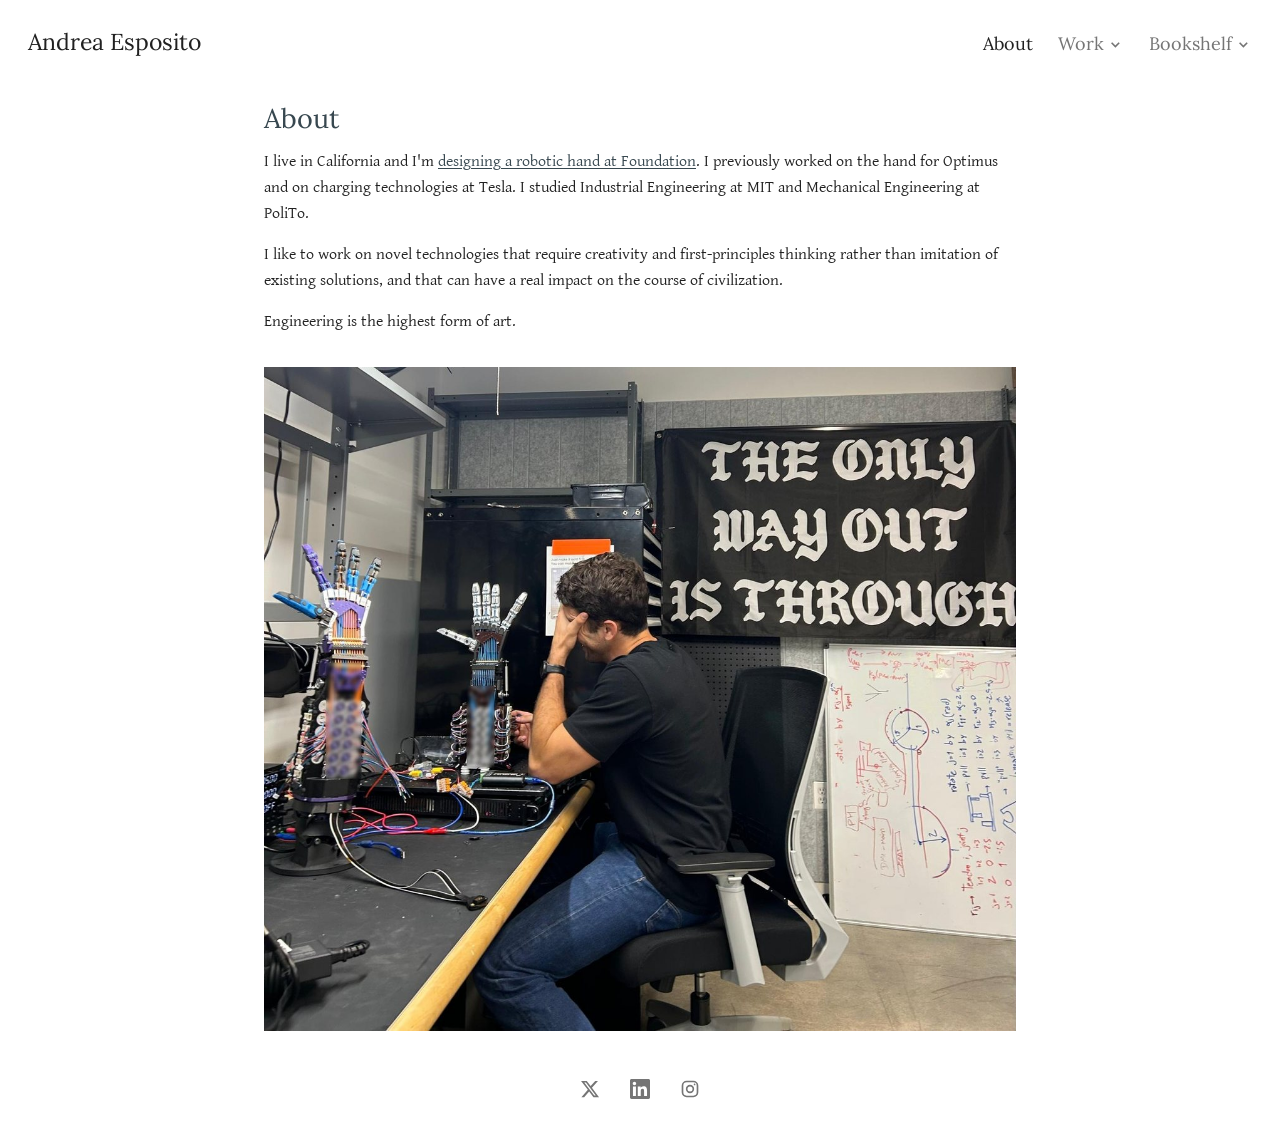
<file: index.html>
<!doctype html>
<html lang="en">
<head>
<meta charset="utf-8">
<meta name="viewport" content="width=device-width, initial-scale=1">
<title>Andrea Esposito</title>
<link rel="canonical" href="https://andreaesposito.me/">
<link rel="icon" href="/assets/img/ae-64.png" type="image/png">
<link rel="apple-touch-icon" href="/assets/img/ae-256.png">
<link rel="stylesheet" href="/assets/css/site.css">
<!-- Google Analytics -->
<script async src="https://www.googletagmanager.com/gtag/js?id=G-R27CMF5WQ5"></script>
<script>window.dataLayer=window.dataLayer||[];function gtag(){dataLayer.push(arguments)}gtag('js',new Date());gtag('config','G-R27CMF5WQ5');</script>
</head>
<body>

<header id="head">
  <a class="name" href="/">Andrea Esposito</a>
  <nav>
    <a href="/" aria-current="page">About</a>
    <div class="menu">
      <a href="/work/">Work</a>
      <button class="caret" type="button" aria-label="Show Work pages" aria-expanded="false"><svg viewBox="0 0 10 10" fill="none" stroke="currentColor" stroke-width="1.5" aria-hidden="true"><path d="M1.5 3.5 5 7l3.5-3.5"/></svg></button>
      <div class="sub">
        <a href="/work/">Work</a>
        <a href="/press/">Press and media</a>
        <a href="/hand-analyses/">Hand analyses</a>
      </div>
    </div>
    <div class="menu">
      <a href="/bookshelf/">Bookshelf</a>
      <button class="caret" type="button" aria-label="Show Bookshelf pages" aria-expanded="false"><svg viewBox="0 0 10 10" fill="none" stroke="currentColor" stroke-width="1.5" aria-hidden="true"><path d="M1.5 3.5 5 7l3.5-3.5"/></svg></button>
      <div class="sub">
        <a href="/bookshelf/">Bookshelf</a>
        <a href="/favorite-poetry/">Favorite poetry</a>
      </div>
    </div>
  </nav>
</header>

<main id="content" class="wrap">

  <div class="about">
    <h2 id="about">About</h2>
    <p>I live in California and I'm <a href="https://www.linkedin.com/in/aesposito0/">designing a robotic hand at Foundation</a>. I previously worked on the hand for Optimus and on charging technologies at Tesla. I studied Industrial Engineering at MIT and Mechanical Engineering at PoliTo.</p>
    <p>I like to work on novel technologies that require creativity and first-principles thinking rather than imitation of existing solutions, and that can have a real impact on the course of civilization.</p>
    <p>Engineering is the highest form of art.</p>
    <img src="/assets/img/andrea.jpg" alt="Andrea at the bench, head in hand, next to two prototype hands and a banner reading “The only way out is through”" width="1200" height="1060">
  </div>

</main>

<footer id="foot">
  <a href="https://x.com/aesposito0" aria-label="Andrea Esposito on X"><svg viewBox="0 0 24 24" fill="currentColor" aria-hidden="true"><path d="M18.244 2.25h3.308l-7.227 8.26 8.502 11.24H16.17l-5.214-6.817L4.99 21.75H1.68l7.73-8.835L1.254 2.25H8.08l4.713 6.231zm-1.161 17.52h1.833L7.084 4.126H5.117z"/></svg></a>
  <a href="https://www.linkedin.com/in/aesposito0/" aria-label="Andrea Esposito on LinkedIn"><svg viewBox="0 0 24 24" fill="currentColor" aria-hidden="true"><path d="M20.447 20.452h-3.554v-5.569c0-1.328-.027-3.037-1.852-3.037-1.853 0-2.136 1.445-2.136 2.939v5.667H9.351V9h3.414v1.561h.046c.477-.9 1.637-1.85 3.37-1.85 3.601 0 4.267 2.37 4.267 5.455v6.286zM5.337 7.433c-1.144 0-2.063-.926-2.063-2.065 0-1.138.92-2.063 2.063-2.063 1.14 0 2.064.925 2.064 2.063 0 1.139-.925 2.065-2.064 2.065zm1.782 13.019H3.555V9h3.564v11.452zM22.225 0H1.771C.792 0 0 .774 0 1.729v20.542C0 23.227.792 24 1.771 24h20.451C23.2 24 24 23.227 24 22.271V1.729C24 .774 23.2 0 22.222 0h.003z"/></svg></a>
  <a href="https://www.instagram.com/ch.brons/" aria-label="Andrea Esposito on Instagram"><svg viewBox="0 0 24 24" fill="none" stroke="currentColor" stroke-width="2" aria-hidden="true"><rect x="3" y="3" width="18" height="18" rx="5"/><circle cx="12" cy="12" r="4"/><circle cx="17.5" cy="6.5" r="1" fill="currentColor" stroke="none"/></svg></a>
</footer>

<script src="/assets/js/menu.js" defer></script>
</body>
</html>
</file>
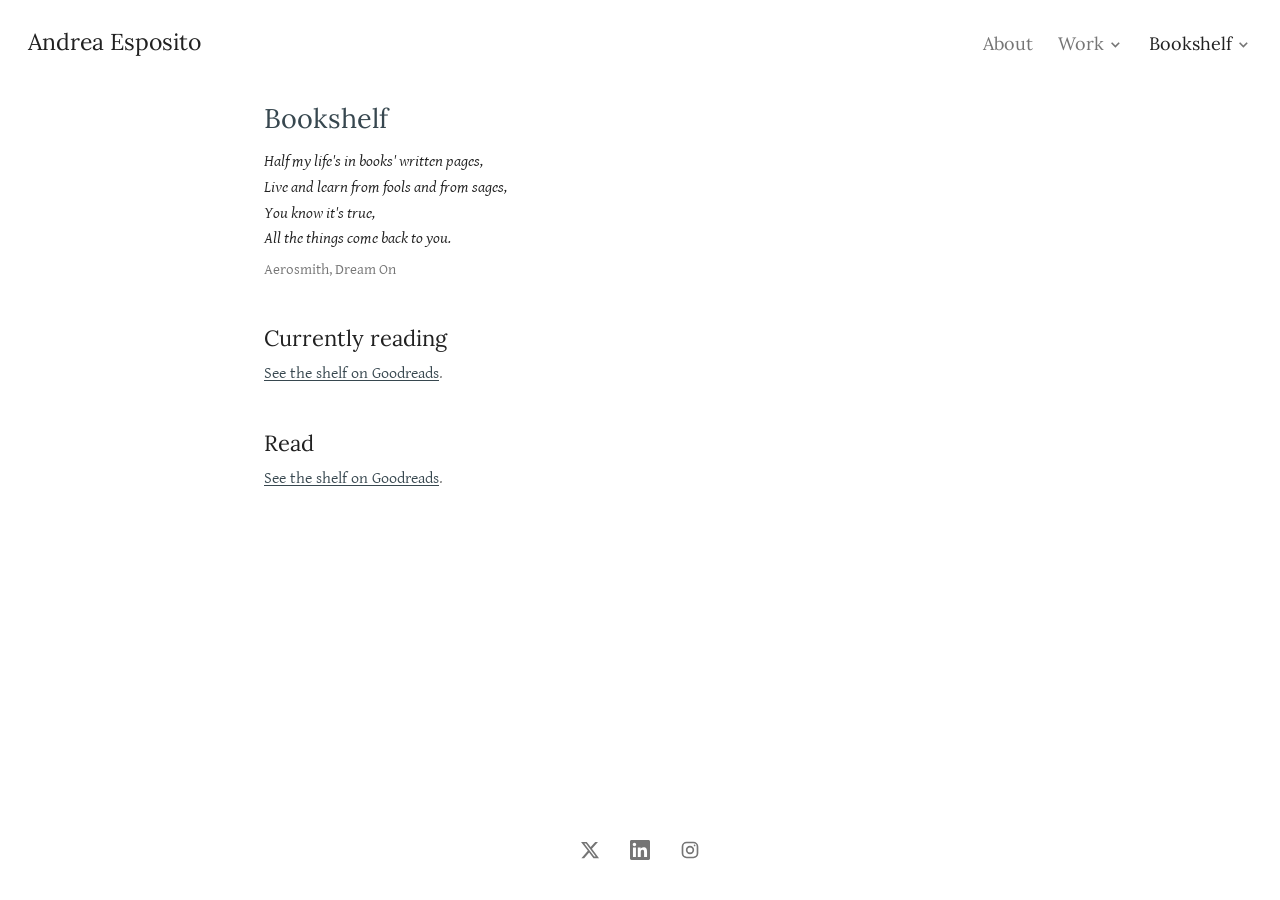
<file: bookshelf/index.html>
<!doctype html>
<html lang="en">
<head>
<meta charset="utf-8">
<meta name="viewport" content="width=device-width, initial-scale=1">
<title>Bookshelf — Andrea Esposito</title>
<link rel="canonical" href="https://andreaesposito.me/bookshelf/">
<link rel="icon" href="/assets/img/ae-64.png" type="image/png">
<link rel="apple-touch-icon" href="/assets/img/ae-256.png">
<link rel="stylesheet" href="/assets/css/site.css">
<!-- Google Analytics -->
<script async src="https://www.googletagmanager.com/gtag/js?id=G-R27CMF5WQ5"></script>
<script>window.dataLayer=window.dataLayer||[];function gtag(){dataLayer.push(arguments)}gtag('js',new Date());gtag('config','G-R27CMF5WQ5');</script>
</head>
<body>

<header id="head">
  <a class="name" href="/">Andrea Esposito</a>
  <nav>
    <a href="/">About</a>
    <div class="menu">
      <a href="/work/">Work</a>
      <button class="caret" type="button" aria-label="Show Work pages" aria-expanded="false"><svg viewBox="0 0 10 10" fill="none" stroke="currentColor" stroke-width="1.5" aria-hidden="true"><path d="M1.5 3.5 5 7l3.5-3.5"/></svg></button>
      <div class="sub">
        <a href="/work/">Work</a>
        <a href="/press/">Press and media</a>
        <a href="/hand-analyses/">Hand analyses</a>
      </div>
    </div>
    <div class="menu">
      <a href="/bookshelf/" aria-current="page">Bookshelf</a>
      <button class="caret" type="button" aria-label="Show Bookshelf pages" aria-expanded="false"><svg viewBox="0 0 10 10" fill="none" stroke="currentColor" stroke-width="1.5" aria-hidden="true"><path d="M1.5 3.5 5 7l3.5-3.5"/></svg></button>
      <div class="sub">
        <a href="/bookshelf/" aria-current="page">Bookshelf</a>
        <a href="/favorite-poetry/">Favorite poetry</a>
      </div>
    </div>
  </nav>
</header>

<main id="content" class="wrap">

  <h2 id="bookshelf">Bookshelf</h2>

  <p class="epigraph"><em>Half my life's in books' written pages,<br>
  Live and learn from fools and from sages,<br>
  You know it's true,<br>
  All the things come back to you.</em></p>
  <span class="meta">Aerosmith, Dream On</span>

  <!-- Both shelves come live from Goodreads: each script replaces the contents of its div. -->
  <h3 id="currently-reading">Currently reading</h3>
  <div id="gr_custom_widget_1719105719">
    <p class="muted"><a href="https://www.goodreads.com/review/list/78488924-andrea-esposito?shelf=currently-reading">See the shelf on Goodreads</a>.</p>
  </div>
  <script src="https://www.goodreads.com/review/custom_widget/78488924.Andrea's%20bookshelf:%20currently-reading?cover_position=left&cover_size=medium&num_books=5&order=a&shelf=currently-reading&show_author=1&show_cover=1&show_rating=0&show_review=0&show_tags=0&show_title=1&sort=date_added&widget_bg_color=FFFFFF&widget_bg_transparent=true&widget_border_width=1&widget_id=1719105719&widget_text_color=000000&widget_title_size=medium&widget_width=thin" charset="utf-8"></script>

  <h3 id="read">Read</h3>
  <div id="gr_grid_widget_1719103478">
    <p class="muted"><a href="https://www.goodreads.com/review/list/78488924-andrea-esposito?shelf=read&sort=date_read">See the shelf on Goodreads</a>.</p>
  </div>
  <script src="https://www.goodreads.com/review/grid_widget/78488924.Andrea's%20bookshelf:%20read?cover_size=medium&hide_link=true&hide_title=true&num_books=200&order=d&shelf=read&sort=date_read&widget_id=1719103478" charset="utf-8"></script>

</main>

<footer id="foot">
  <a href="https://x.com/aesposito0" aria-label="Andrea Esposito on X"><svg viewBox="0 0 24 24" fill="currentColor" aria-hidden="true"><path d="M18.244 2.25h3.308l-7.227 8.26 8.502 11.24H16.17l-5.214-6.817L4.99 21.75H1.68l7.73-8.835L1.254 2.25H8.08l4.713 6.231zm-1.161 17.52h1.833L7.084 4.126H5.117z"/></svg></a>
  <a href="https://www.linkedin.com/in/aesposito0/" aria-label="Andrea Esposito on LinkedIn"><svg viewBox="0 0 24 24" fill="currentColor" aria-hidden="true"><path d="M20.447 20.452h-3.554v-5.569c0-1.328-.027-3.037-1.852-3.037-1.853 0-2.136 1.445-2.136 2.939v5.667H9.351V9h3.414v1.561h.046c.477-.9 1.637-1.85 3.37-1.85 3.601 0 4.267 2.37 4.267 5.455v6.286zM5.337 7.433c-1.144 0-2.063-.926-2.063-2.065 0-1.138.92-2.063 2.063-2.063 1.14 0 2.064.925 2.064 2.063 0 1.139-.925 2.065-2.064 2.065zm1.782 13.019H3.555V9h3.564v11.452zM22.225 0H1.771C.792 0 0 .774 0 1.729v20.542C0 23.227.792 24 1.771 24h20.451C23.2 24 24 23.227 24 22.271V1.729C24 .774 23.2 0 22.222 0h.003z"/></svg></a>
  <a href="https://www.instagram.com/ch.brons/" aria-label="Andrea Esposito on Instagram"><svg viewBox="0 0 24 24" fill="none" stroke="currentColor" stroke-width="2" aria-hidden="true"><rect x="3" y="3" width="18" height="18" rx="5"/><circle cx="12" cy="12" r="4"/><circle cx="17.5" cy="6.5" r="1" fill="currentColor" stroke="none"/></svg></a>
</footer>

<script src="/assets/js/menu.js" defer></script>
</body>
</html>
</file>
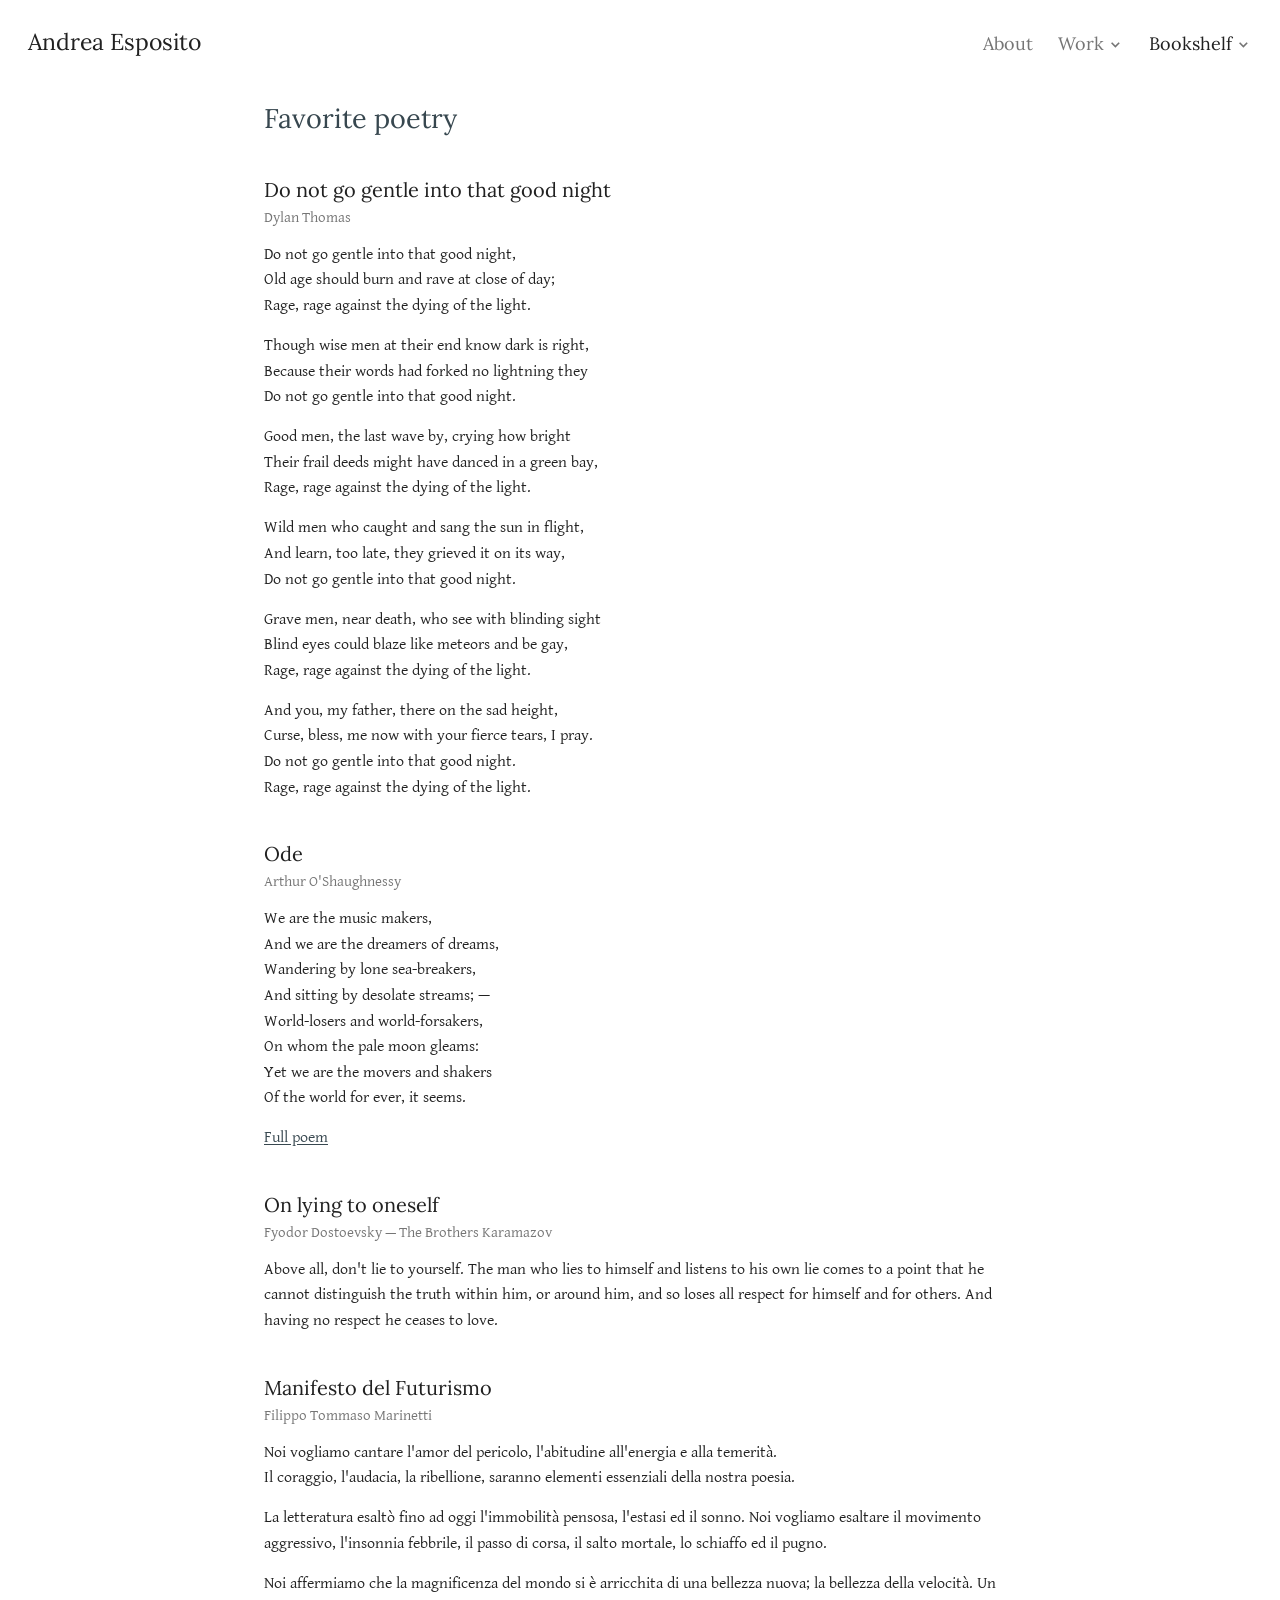
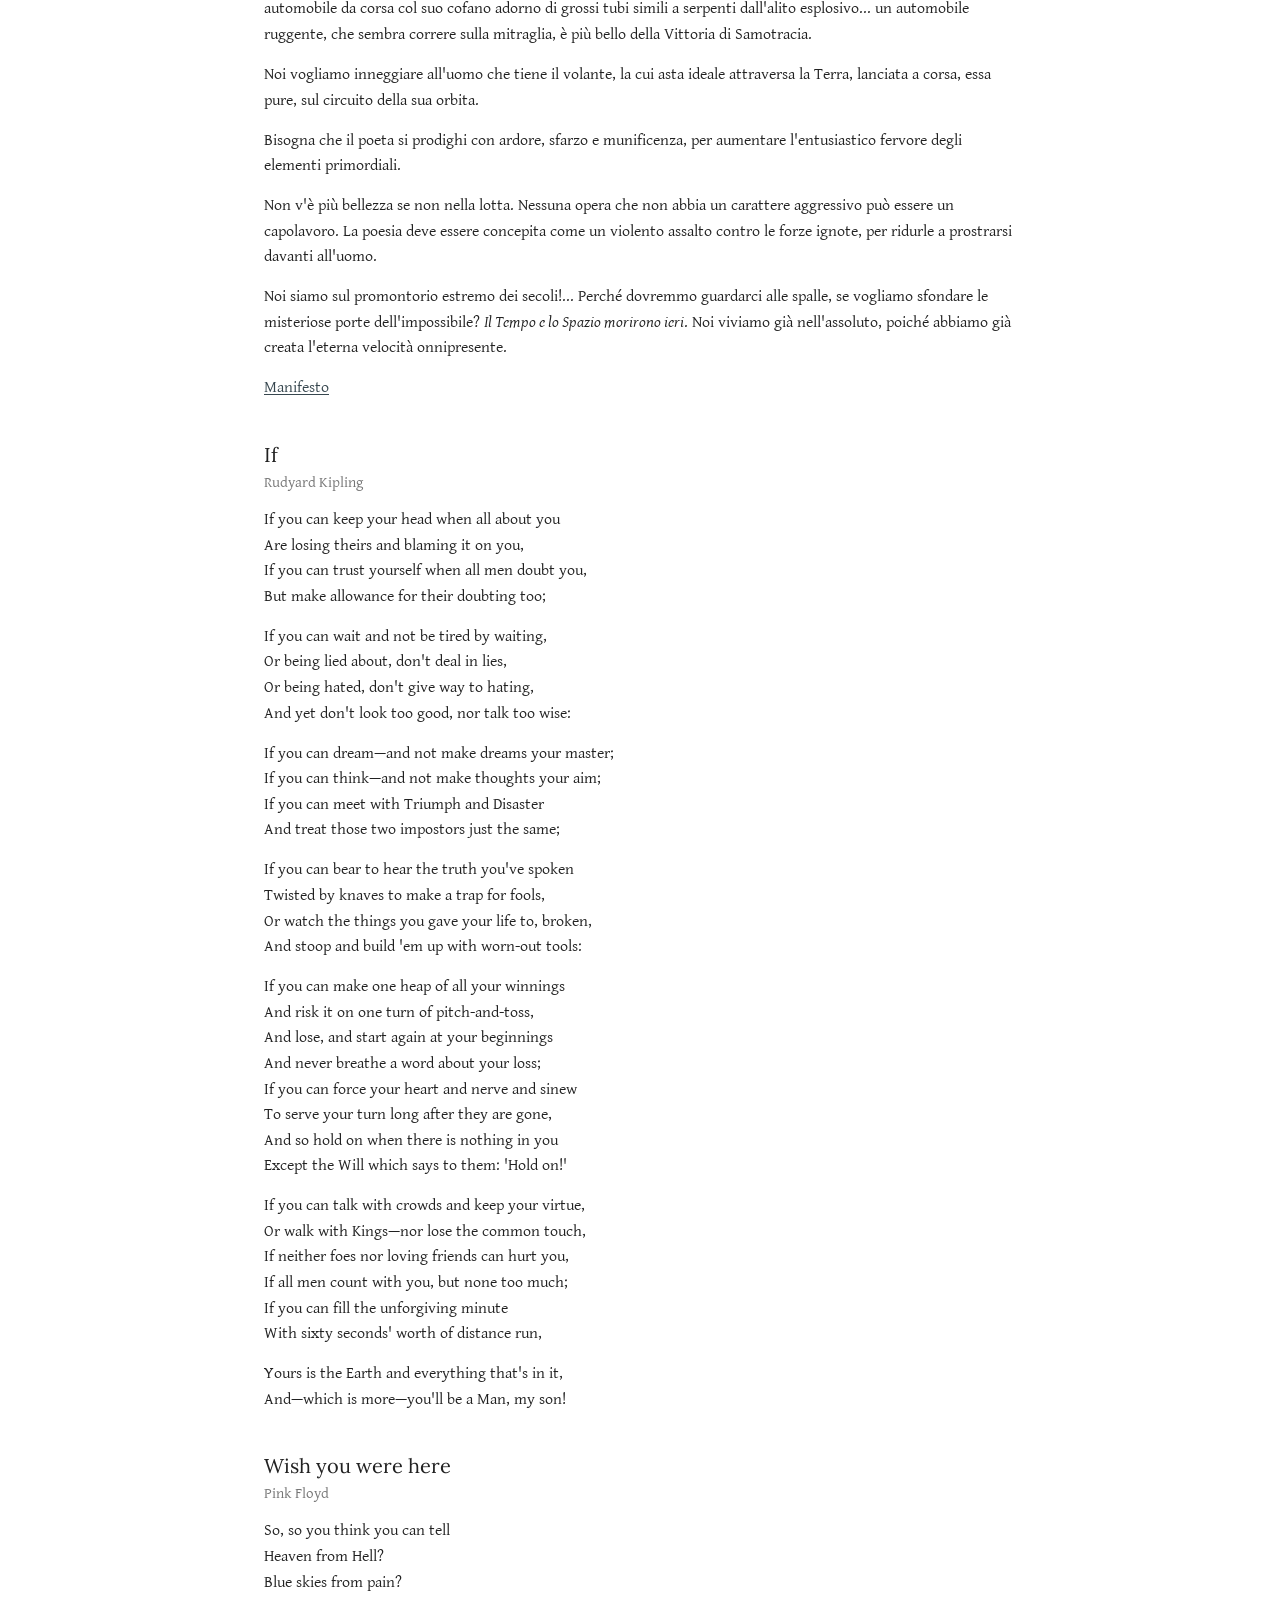
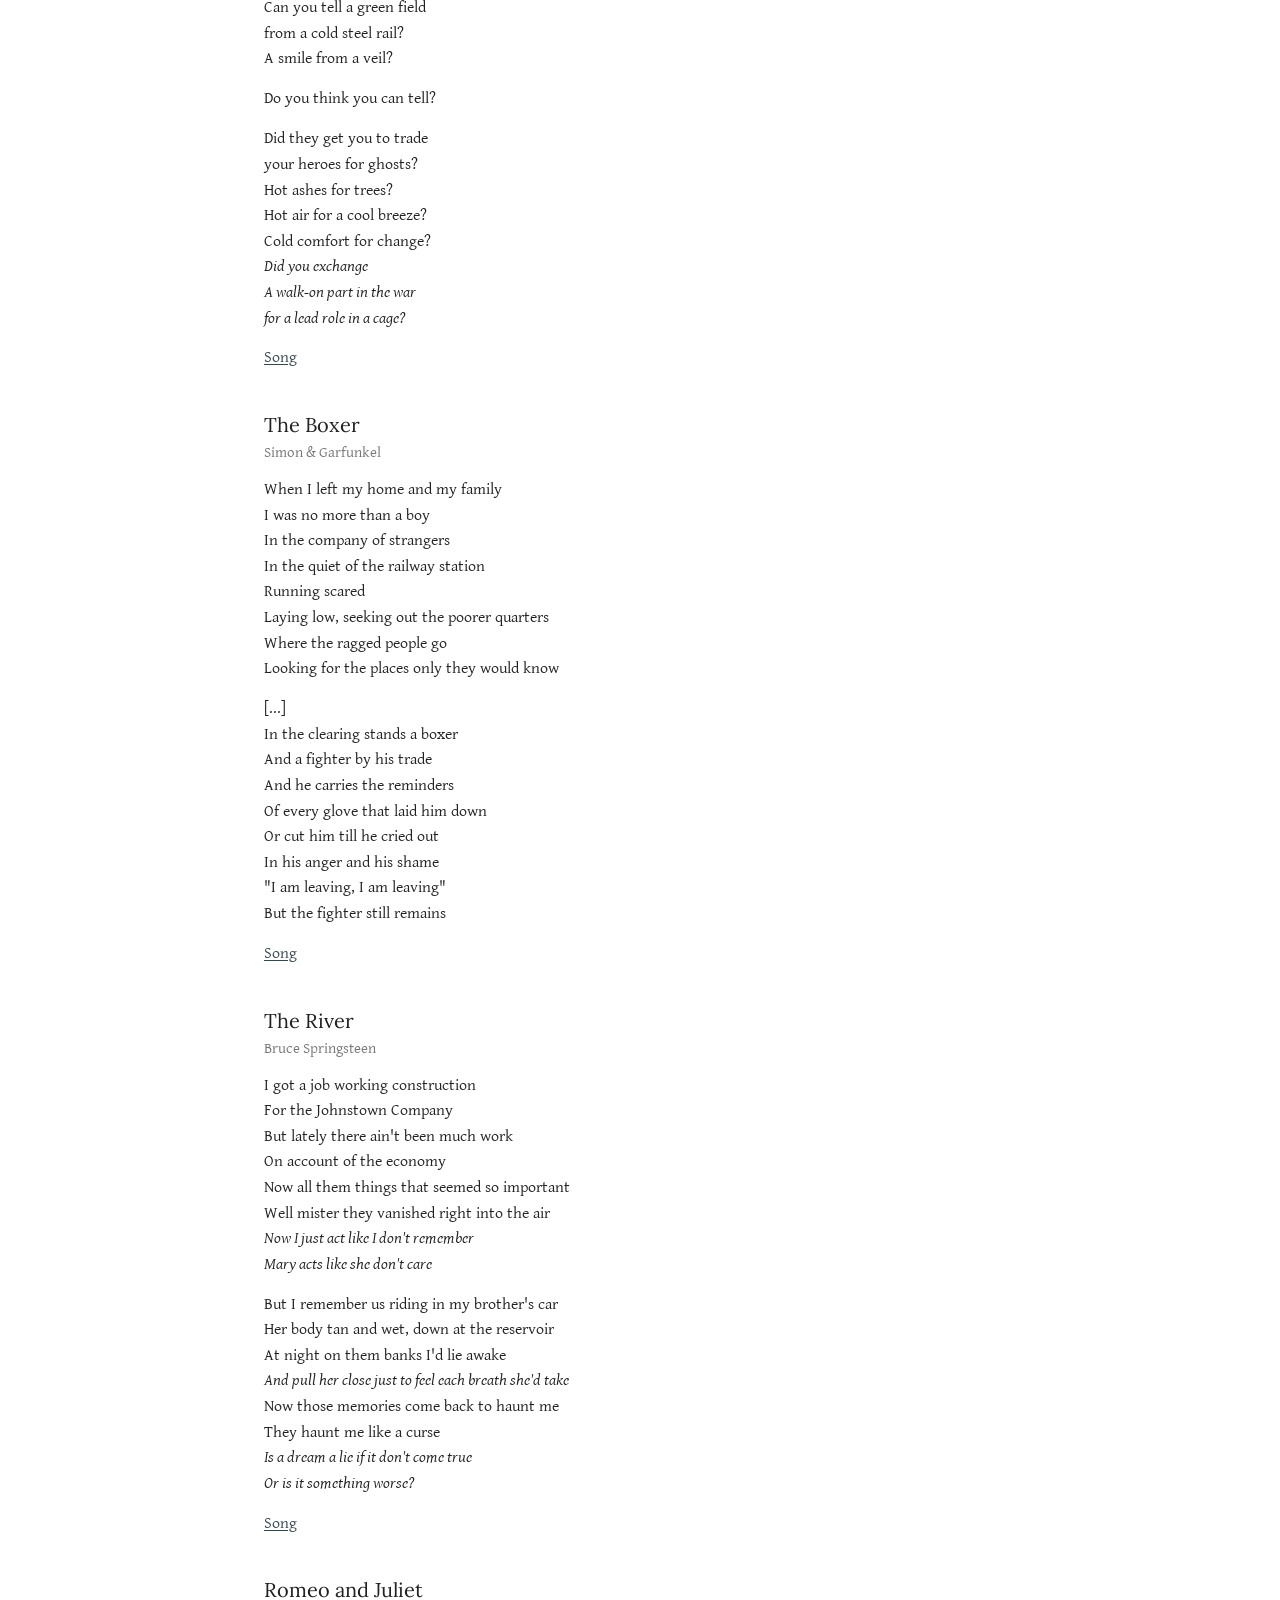
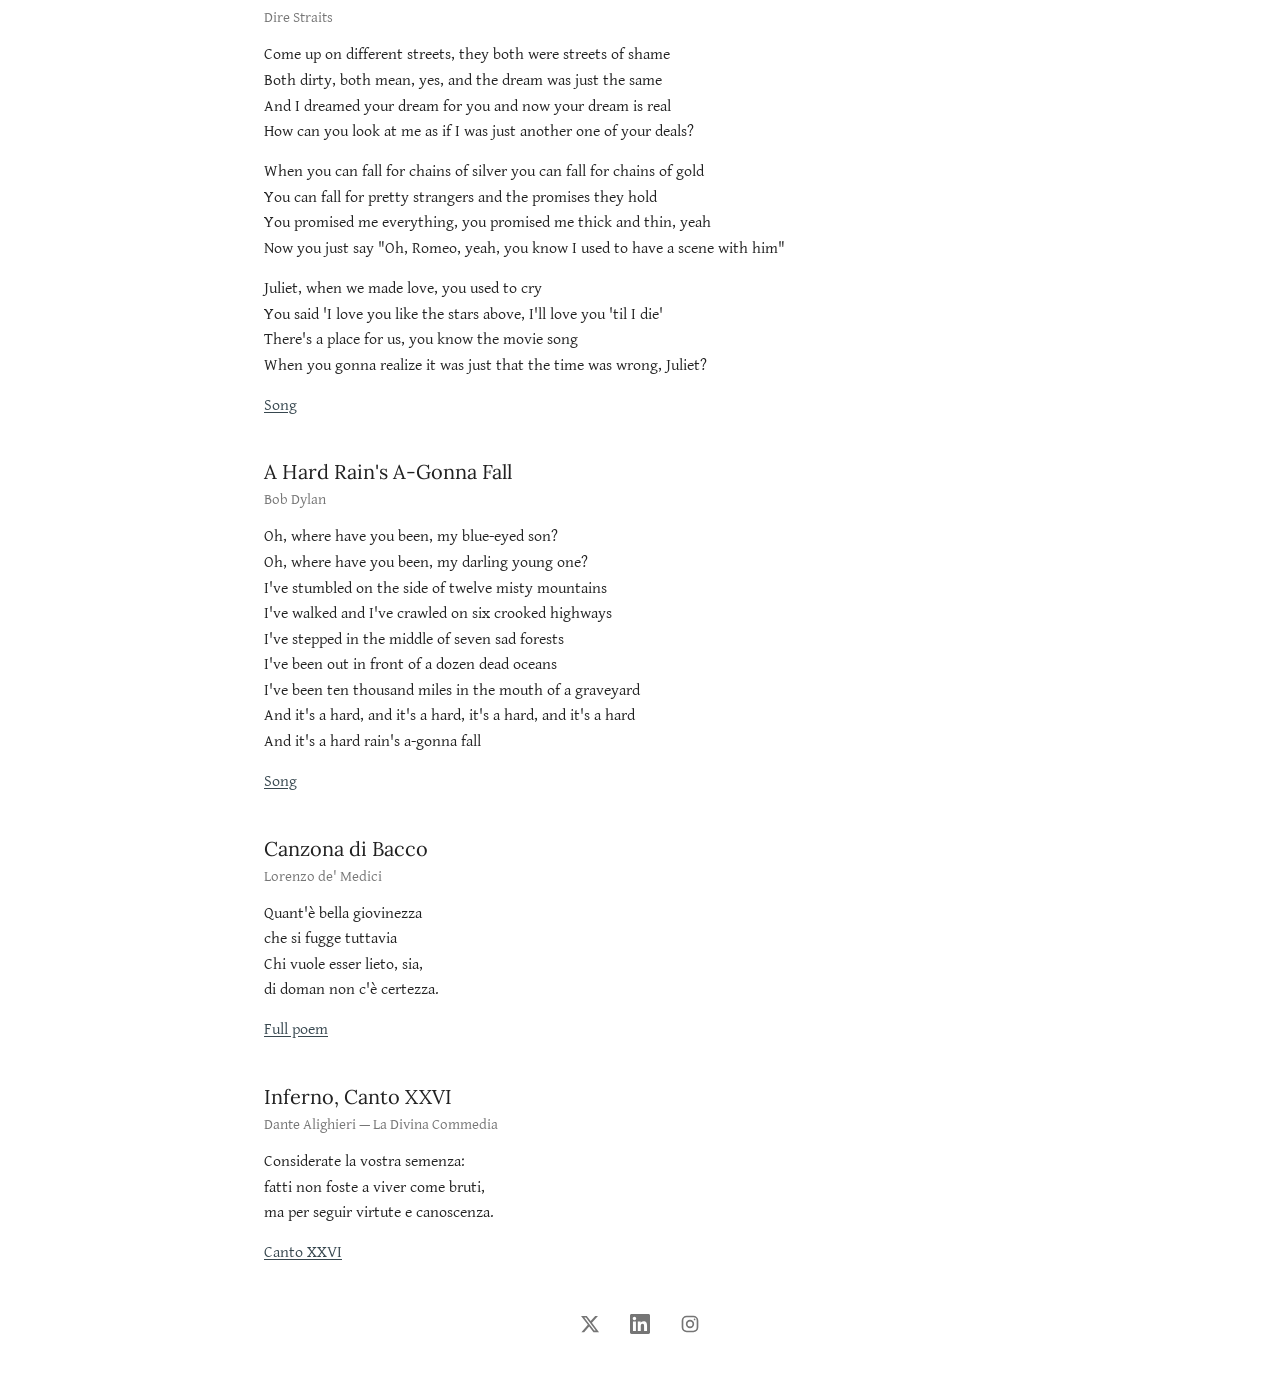
<file: favorite-poetry/index.html>
<!doctype html>
<html lang="en">
<head>
<meta charset="utf-8">
<meta name="viewport" content="width=device-width, initial-scale=1">
<title>Favorite poetry — Andrea Esposito</title>
<link rel="canonical" href="https://andreaesposito.me/favorite-poetry/">
<link rel="icon" href="/assets/img/ae-64.png" type="image/png">
<link rel="apple-touch-icon" href="/assets/img/ae-256.png">
<link rel="stylesheet" href="/assets/css/site.css">
<!-- Google Analytics -->
<script async src="https://www.googletagmanager.com/gtag/js?id=G-R27CMF5WQ5"></script>
<script>window.dataLayer=window.dataLayer||[];function gtag(){dataLayer.push(arguments)}gtag('js',new Date());gtag('config','G-R27CMF5WQ5');</script>
</head>
<body>

<header id="head">
  <a class="name" href="/">Andrea Esposito</a>
  <nav>
    <a href="/">About</a>
    <div class="menu">
      <a href="/work/">Work</a>
      <button class="caret" type="button" aria-label="Show Work pages" aria-expanded="false"><svg viewBox="0 0 10 10" fill="none" stroke="currentColor" stroke-width="1.5" aria-hidden="true"><path d="M1.5 3.5 5 7l3.5-3.5"/></svg></button>
      <div class="sub">
        <a href="/work/">Work</a>
        <a href="/press/">Press and media</a>
        <a href="/hand-analyses/">Hand analyses</a>
      </div>
    </div>
    <div class="menu">
      <a href="/bookshelf/" aria-current="true">Bookshelf</a>
      <button class="caret" type="button" aria-label="Show Bookshelf pages" aria-expanded="false"><svg viewBox="0 0 10 10" fill="none" stroke="currentColor" stroke-width="1.5" aria-hidden="true"><path d="M1.5 3.5 5 7l3.5-3.5"/></svg></button>
      <div class="sub">
        <a href="/bookshelf/">Bookshelf</a>
        <a href="/favorite-poetry/" aria-current="page">Favorite poetry</a>
      </div>
    </div>
  </nav>
</header>

<main id="content" class="wrap">

  <h2 id="favorite-poetry">Favorite poetry</h2>


  <div class="quote">
    <h4>Do not go gentle into that good night</h4>
    <span class="meta">Dylan Thomas</span>
    <p>Do not go gentle into that good night,<br>
    Old age should burn and rave at close of day;<br>
    Rage, rage against the dying of the light.</p>
    <p>Though wise men at their end know dark is right,<br>
    Because their words had forked no lightning they<br>
    Do not go gentle into that good night.</p>
    <p>Good men, the last wave by, crying how bright<br>
    Their frail deeds might have danced in a green bay,<br>
    Rage, rage against the dying of the light.</p>
    <p>Wild men who caught and sang the sun in flight,<br>
    And learn, too late, they grieved it on its way,<br>
    Do not go gentle into that good night.</p>
    <p>Grave men, near death, who see with blinding sight<br>
    Blind eyes could blaze like meteors and be gay,<br>
    Rage, rage against the dying of the light.</p>
    <p>And you, my father, there on the sad height,<br>
    Curse, bless, me now with your fierce tears, I pray.<br>
    Do not go gentle into that good night.<br>
    Rage, rage against the dying of the light.</p>
  </div>

  <div class="quote">
    <h4>Ode</h4>
    <span class="meta">Arthur O'Shaughnessy</span>
    <p>We are the music makers,<br>
    And we are the dreamers of dreams,<br>
    Wandering by lone sea-breakers,<br>
    And sitting by desolate streams; —<br>
    World-losers and world-forsakers,<br>
    On whom the pale moon gleams:<br>
    Yet we are the movers and shakers<br>
    Of the world for ever, it seems.</p>
    <p><a href="https://www.poetryfoundation.org/poems/54933/ode-">Full poem</a></p>
  </div>

  <div class="quote">
    <h4>On lying to oneself</h4>
    <span class="meta">Fyodor Dostoevsky — The Brothers Karamazov</span>
    <p>Above all, don't lie to yourself. The man who lies to himself and listens to his own lie comes to a point that he cannot distinguish the truth within him, or around him, and so loses all respect for himself and for others. And having no respect he ceases to love.</p>
  </div>

  <div class="quote">
    <h4>Manifesto del Futurismo</h4>
    <span class="meta">Filippo Tommaso Marinetti</span>
    <p>Noi vogliamo cantare l'amor del pericolo, l'abitudine all'energia e alla temerità.<br>
    Il coraggio, l'audacia, la ribellione, saranno elementi essenziali della nostra poesia.</p>
    <p>La letteratura esaltò fino ad oggi l'immobilità pensosa, l'estasi ed il sonno. Noi vogliamo esaltare il movimento aggressivo, l'insonnia febbrile, il passo di corsa, il salto mortale, lo schiaffo ed il pugno.</p>
    <p>Noi affermiamo che la magnificenza del mondo si è arricchita di una bellezza nuova; la bellezza della velocità. Un automobile da corsa col suo cofano adorno di grossi tubi simili a serpenti dall'alito esplosivo... un automobile ruggente, che sembra correre sulla mitraglia, è più bello della Vittoria di Samotracia.</p>
    <p>Noi vogliamo inneggiare all'uomo che tiene il volante, la cui asta ideale attraversa la Terra, lanciata a corsa, essa pure, sul circuito della sua orbita.</p>
    <p>Bisogna che il poeta si prodighi con ardore, sfarzo e munificenza, per aumentare l'entusiastico fervore degli elementi primordiali.</p>
    <p>Non v'è più bellezza se non nella lotta. Nessuna opera che non abbia un carattere aggressivo può essere un capolavoro. La poesia deve essere concepita come un violento assalto contro le forze ignote, per ridurle a prostrarsi davanti all'uomo.</p>
    <p>Noi siamo sul promontorio estremo dei secoli!... Perché dovremmo guardarci alle spalle, se vogliamo sfondare le misteriose porte dell'impossibile? <em>Il Tempo e lo Spazio morirono ieri</em>. Noi viviamo già nell'assoluto, poiché abbiamo già creata l'eterna velocità onnipresente.</p>
    <p><a href="https://it.wikipedia.org/wiki/Manifesto_del_Futurismo/">Manifesto</a></p>
  </div>

  <div class="quote">
    <h4>If</h4>
    <span class="meta">Rudyard Kipling</span>
    <p>If you can keep your head when all about you<br>
    Are losing theirs and blaming it on you,<br>
    If you can trust yourself when all men doubt you,<br>
    But make allowance for their doubting too;</p>
    <p>If you can wait and not be tired by waiting,<br>
    Or being lied about, don't deal in lies,<br>
    Or being hated, don't give way to hating,<br>
    And yet don't look too good, nor talk too wise:</p>
    <p>If you can dream—and not make dreams your master;<br>
    If you can think—and not make thoughts your aim;<br>
    If you can meet with Triumph and Disaster<br>
    And treat those two impostors just the same;</p>
    <p>If you can bear to hear the truth you've spoken<br>
    Twisted by knaves to make a trap for fools,<br>
    Or watch the things you gave your life to, broken,<br>
    And stoop and build 'em up with worn-out tools:</p>
    <p>If you can make one heap of all your winnings<br>
    And risk it on one turn of pitch-and-toss,<br>
    And lose, and start again at your beginnings<br>
    And never breathe a word about your loss;<br>
    If you can force your heart and nerve and sinew<br>
    To serve your turn long after they are gone,<br>
    And so hold on when there is nothing in you<br>
    Except the Will which says to them: 'Hold on!'</p>
    <p>If you can talk with crowds and keep your virtue,<br>
    Or walk with Kings—nor lose the common touch,<br>
    If neither foes nor loving friends can hurt you,<br>
    If all men count with you, but none too much;<br>
    If you can fill the unforgiving minute<br>
    With sixty seconds' worth of distance run,</p>
    <p>Yours is the Earth and everything that's in it,<br>
    And—which is more—you'll be a Man, my son!</p>
  </div>

  <div class="quote">
    <h4>Wish you were here</h4>
    <span class="meta">Pink Floyd</span>
    <p>So, so you think you can tell<br>
    Heaven from Hell?<br>
    Blue skies from pain?<br>
    Can you tell a green field<br>
    from a cold steel rail?<br>
    A smile from a veil?</p>
    <p>Do you think you can tell?</p>
    <p>Did they get you to trade<br>
    your heroes for ghosts?<br>
    Hot ashes for trees?<br>
    Hot air for a cool breeze?<br>
    Cold comfort for change?<br>
    <em>Did you exchange<br>
    A walk-on part in the war<br>
    for a lead role in a cage?</em></p>
    <p><a href="https://www.youtube.com/watch?v=IXdNnw99-Ic">Song</a></p>
  </div>

  <div class="quote">
    <h4>The Boxer</h4>
    <span class="meta">Simon &amp; Garfunkel</span>
    <p>When I left my home and my family<br>
    I was no more than a boy<br>
    In the company of strangers<br>
    In the quiet of the railway station<br>
    Running scared<br>
    Laying low, seeking out the poorer quarters<br>
    Where the ragged people go<br>
    Looking for the places only they would know</p>
    <p>[...]<br>
    In the clearing stands a boxer<br>
    And a fighter by his trade<br>
    And he carries the reminders<br>
    Of every glove that laid him down<br>
    Or cut him till he cried out<br>
    In his anger and his shame<br>
    "I am leaving, I am leaving"<br>
    But the fighter still remains</p>
    <p><a href="https://youtu.be/l3LFML_pxlY">Song</a></p>
  </div>

  <div class="quote">
    <h4>The River</h4>
    <span class="meta">Bruce Springsteen</span>
    <p>I got a job working construction<br>
    For the Johnstown Company<br>
    But lately there ain't been much work<br>
    On account of the economy<br>
    Now all them things that seemed so important<br>
    Well mister they vanished right into the air<br>
    <em>Now I just act like I don't remember<br>
    Mary acts like she don't care</em></p>
    <p>But I remember us riding in my brother's car<br>
    Her body tan and wet, down at the reservoir<br>
    At night on them banks I'd lie awake<br>
    <em>And pull her close just to feel each breath she'd take</em><br>
    Now those memories come back to haunt me<br>
    They haunt me like a curse<br>
    <em>Is a dream a lie if it don't come true<br>
    Or is it something worse?</em></p>
    <p><a href="https://youtu.be/y7BUXRsTbvI">Song</a></p>
  </div>

  <div class="quote">
    <h4>Romeo and Juliet</h4>
    <span class="meta">Dire Straits</span>
    <p>Come up on different streets, they both were streets of shame<br>
    Both dirty, both mean, yes, and the dream was just the same<br>
    And I dreamed your dream for you and now your dream is real<br>
    How can you look at me as if I was just another one of your deals?</p>
    <p>When you can fall for chains of silver you can fall for chains of gold<br>
    You can fall for pretty strangers and the promises they hold<br>
    You promised me everything, you promised me thick and thin, yeah<br>
    Now you just say "Oh, Romeo, yeah, you know I used to have a scene with him"</p>
    <p>Juliet, when we made love, you used to cry<br>
    You said 'I love you like the stars above, I'll love you 'til I die'<br>
    There's a place for us, you know the movie song<br>
    When you gonna realize it was just that the time was wrong, Juliet?</p>
    <p><a href="https://www.youtube.com/watch?v=mxfjSnMN88U">Song</a></p>
  </div>

  <div class="quote">
    <h4>A Hard Rain's A-Gonna Fall</h4>
    <span class="meta">Bob Dylan</span>
    <p>Oh, where have you been, my blue-eyed son?<br>
    Oh, where have you been, my darling young one?<br>
    I've stumbled on the side of twelve misty mountains<br>
    I've walked and I've crawled on six crooked highways<br>
    I've stepped in the middle of seven sad forests<br>
    I've been out in front of a dozen dead oceans<br>
    I've been ten thousand miles in the mouth of a graveyard<br>
    And it's a hard, and it's a hard, it's a hard, and it's a hard<br>
    And it's a hard rain's a-gonna fall</p>
    <p><a href="https://www.youtube.com/watch?v=T5al0HmR4to">Song</a></p>
  </div>

  <div class="quote">
    <h4>Canzona di Bacco</h4>
    <span class="meta">Lorenzo de' Medici</span>
    <p>Quant'è bella giovinezza<br>
    che si fugge tuttavia<br>
    Chi vuole esser lieto, sia,<br>
    di doman non c'è certezza.</p>
    <p><a href="https://www.treccani.it/magazine/strumenti/una_poesia_al_giorno/07_22_Medici_Lorenzo_de.html">Full poem</a></p>
  </div>

  <div class="quote">
    <h4>Inferno, Canto XXVI</h4>
    <span class="meta">Dante Alighieri — La Divina Commedia</span>
    <p>Considerate la vostra semenza:<br>
    fatti non foste a viver come bruti,<br>
    ma per seguir virtute e canoscenza.</p>
    <p><a href="https://it.wikisource.org/wiki/Divina_Commedia/Inferno/Canto_XXVI">Canto XXVI</a></p>
  </div>

</main>

<footer id="foot">
  <a href="https://x.com/aesposito0" aria-label="Andrea Esposito on X"><svg viewBox="0 0 24 24" fill="currentColor" aria-hidden="true"><path d="M18.244 2.25h3.308l-7.227 8.26 8.502 11.24H16.17l-5.214-6.817L4.99 21.75H1.68l7.73-8.835L1.254 2.25H8.08l4.713 6.231zm-1.161 17.52h1.833L7.084 4.126H5.117z"/></svg></a>
  <a href="https://www.linkedin.com/in/aesposito0/" aria-label="Andrea Esposito on LinkedIn"><svg viewBox="0 0 24 24" fill="currentColor" aria-hidden="true"><path d="M20.447 20.452h-3.554v-5.569c0-1.328-.027-3.037-1.852-3.037-1.853 0-2.136 1.445-2.136 2.939v5.667H9.351V9h3.414v1.561h.046c.477-.9 1.637-1.85 3.37-1.85 3.601 0 4.267 2.37 4.267 5.455v6.286zM5.337 7.433c-1.144 0-2.063-.926-2.063-2.065 0-1.138.92-2.063 2.063-2.063 1.14 0 2.064.925 2.064 2.063 0 1.139-.925 2.065-2.064 2.065zm1.782 13.019H3.555V9h3.564v11.452zM22.225 0H1.771C.792 0 0 .774 0 1.729v20.542C0 23.227.792 24 1.771 24h20.451C23.2 24 24 23.227 24 22.271V1.729C24 .774 23.2 0 22.222 0h.003z"/></svg></a>
  <a href="https://www.instagram.com/ch.brons/" aria-label="Andrea Esposito on Instagram"><svg viewBox="0 0 24 24" fill="none" stroke="currentColor" stroke-width="2" aria-hidden="true"><rect x="3" y="3" width="18" height="18" rx="5"/><circle cx="12" cy="12" r="4"/><circle cx="17.5" cy="6.5" r="1" fill="currentColor" stroke="none"/></svg></a>
</footer>

<script src="/assets/js/menu.js" defer></script>
</body>
</html>
</file>
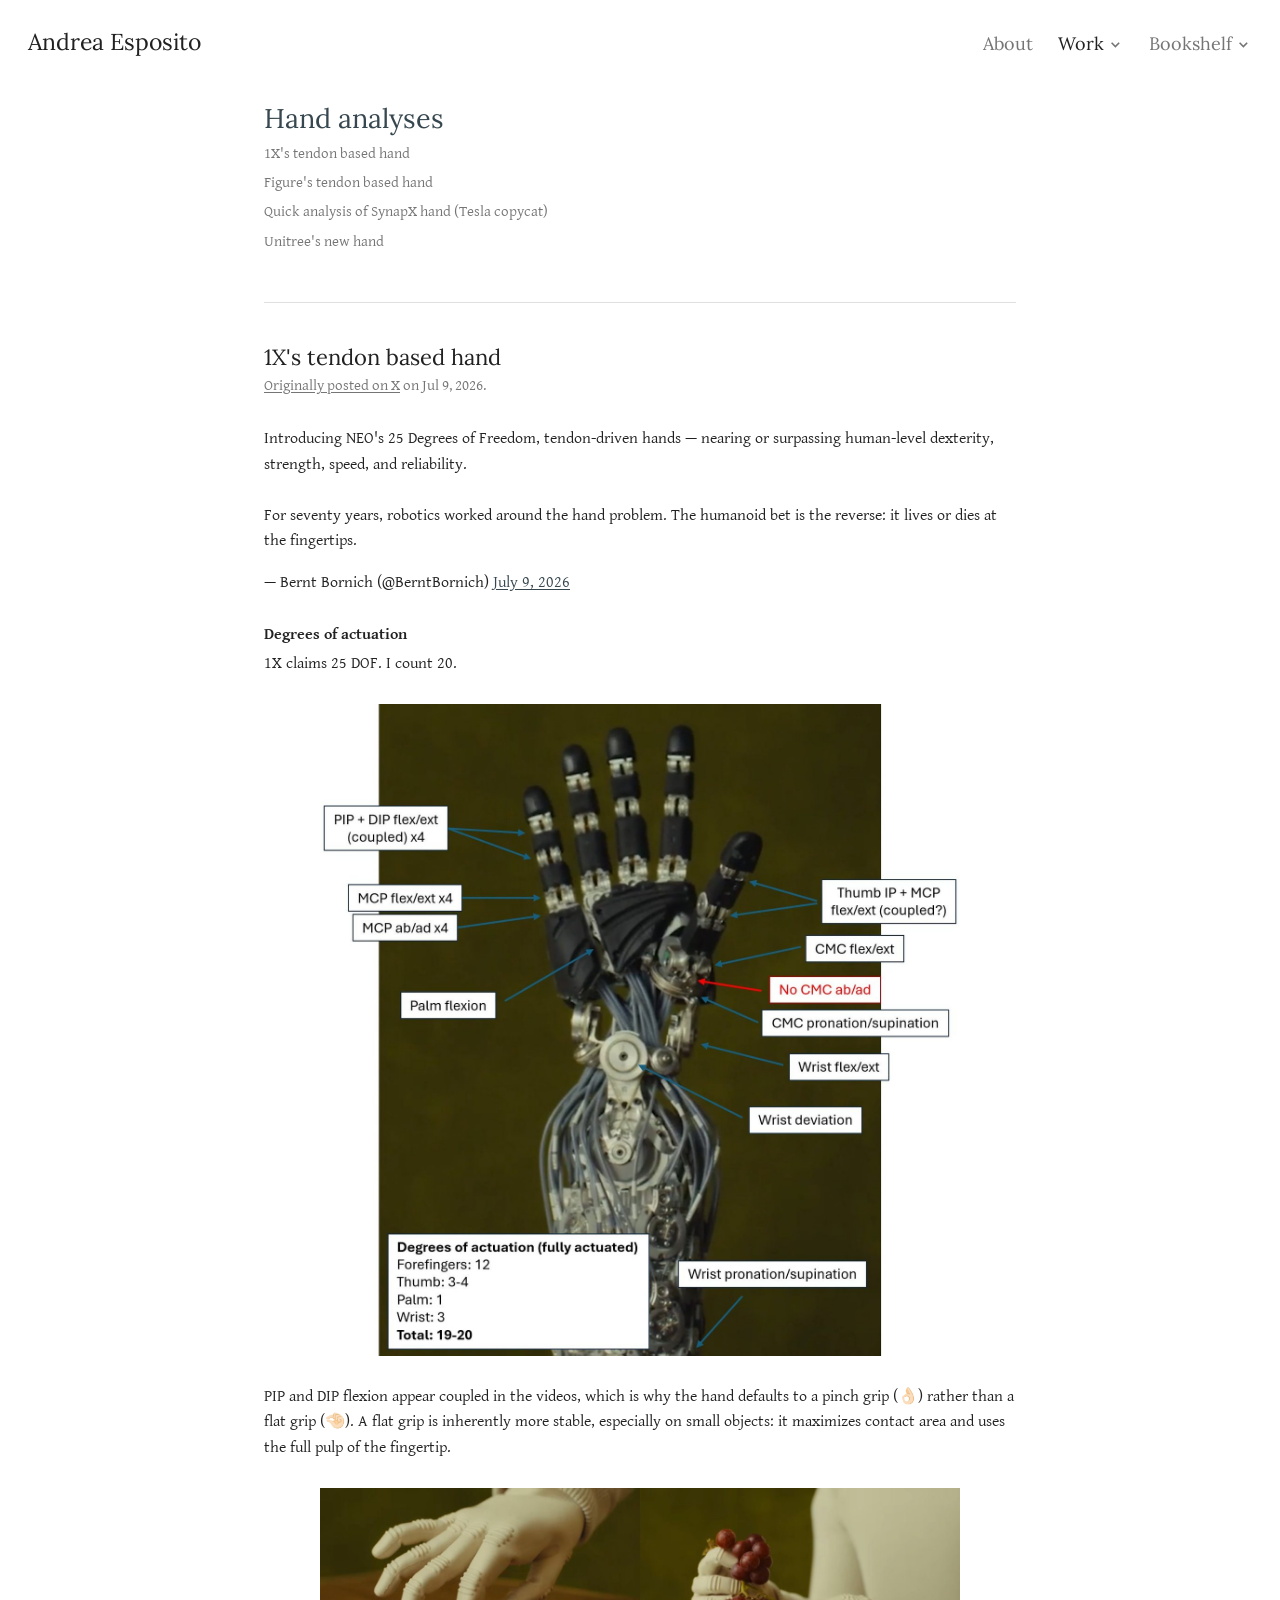
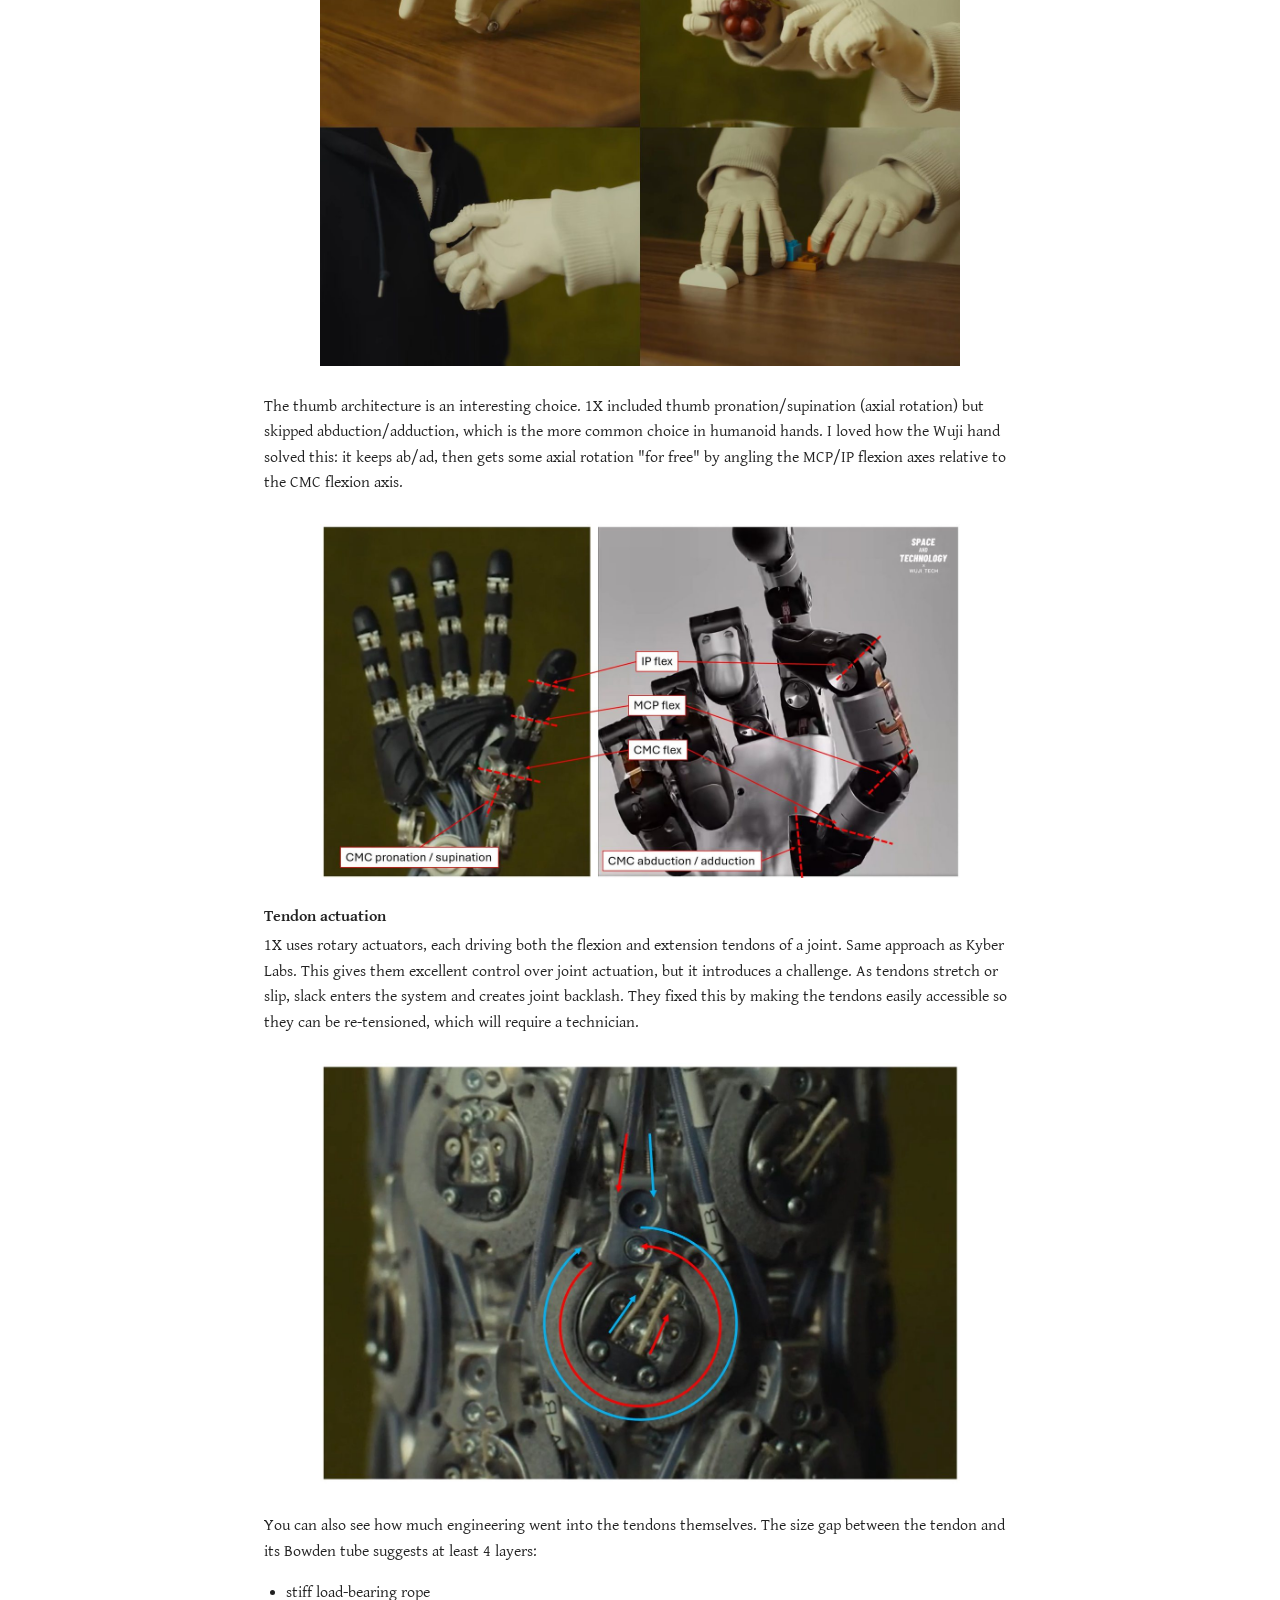
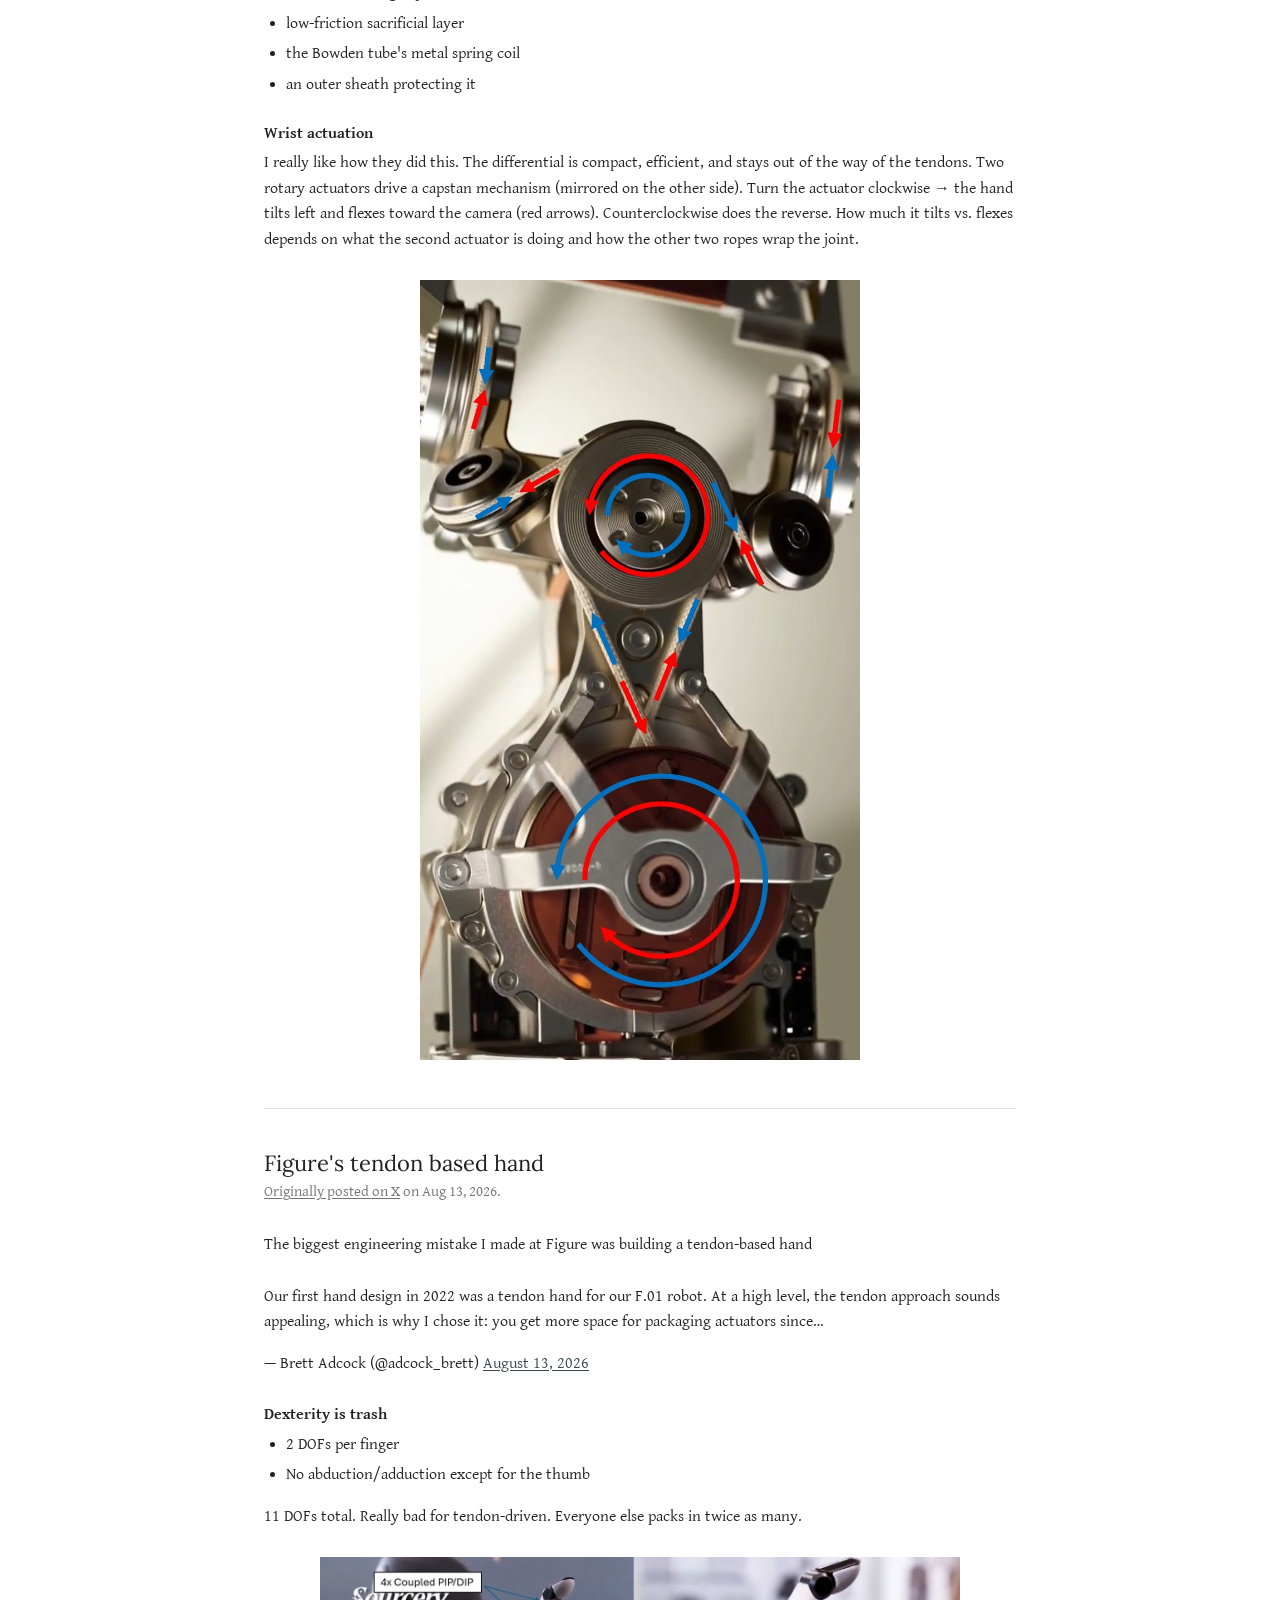
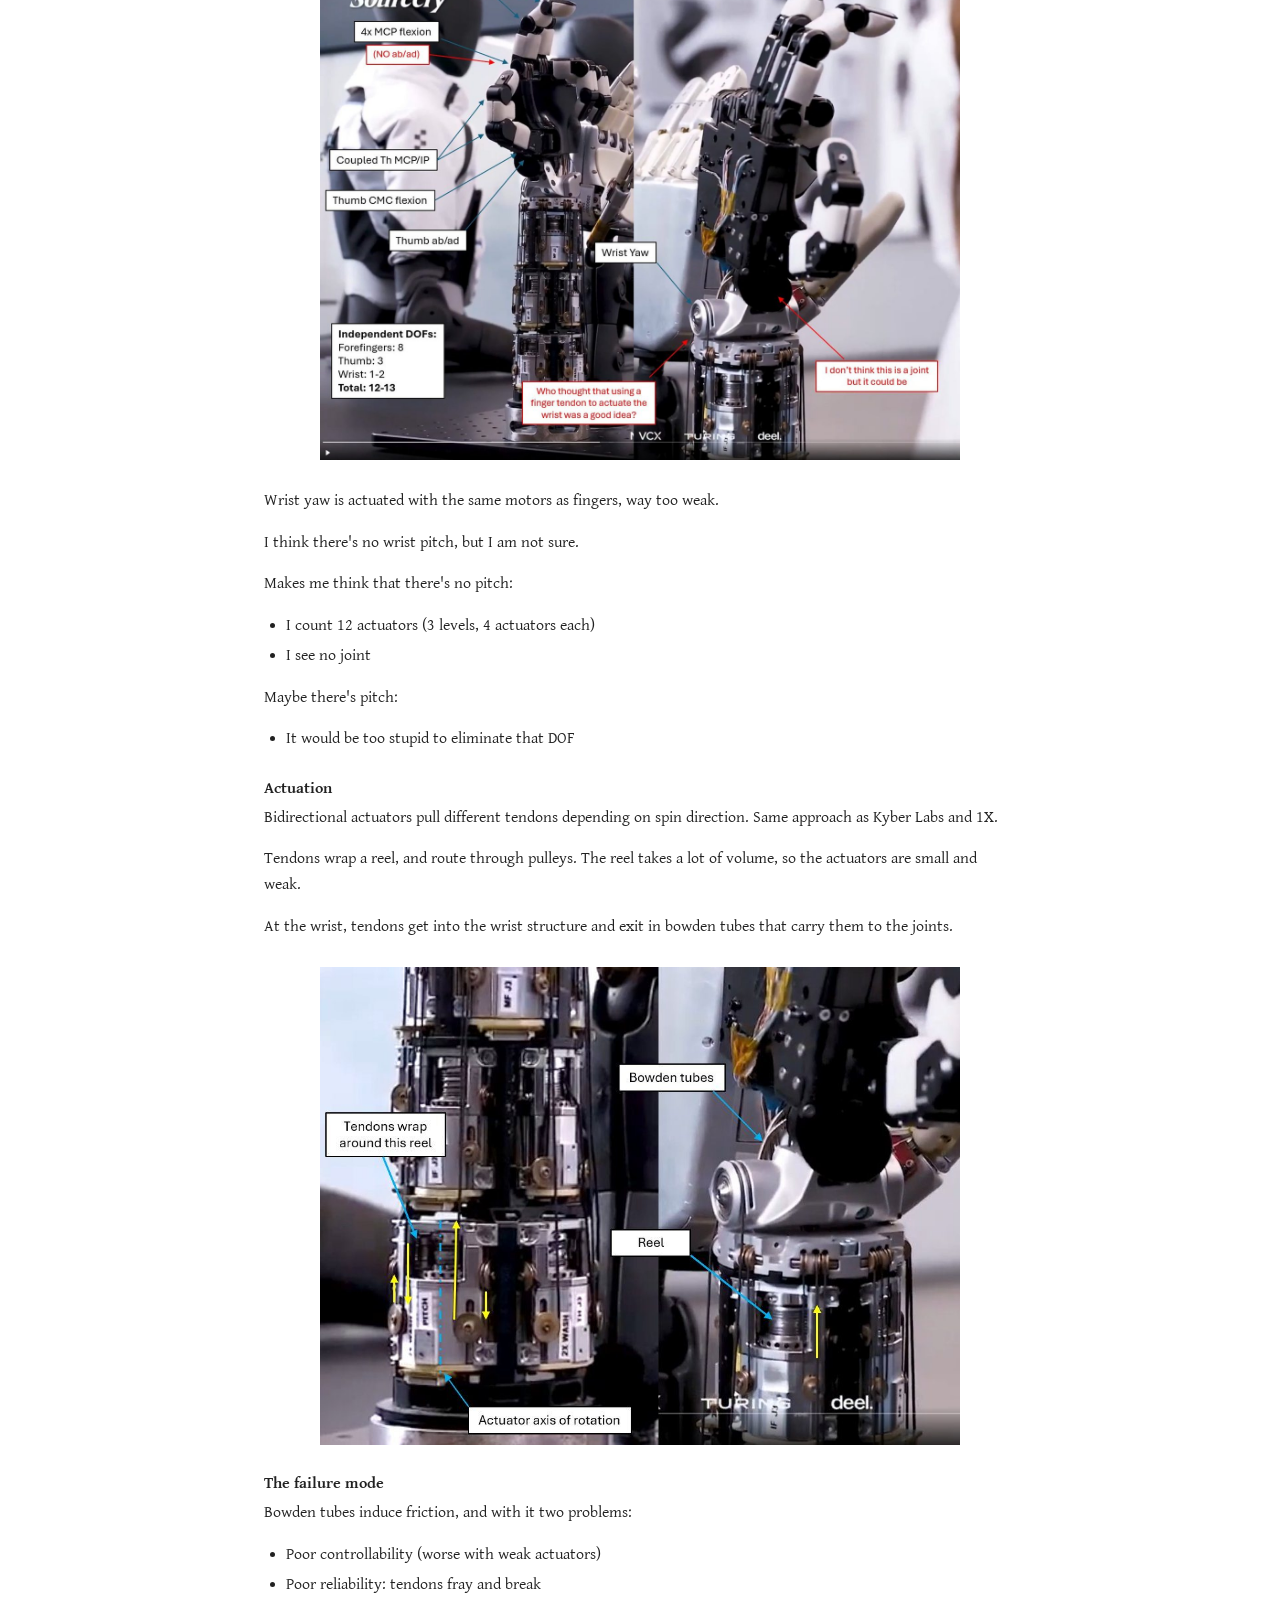
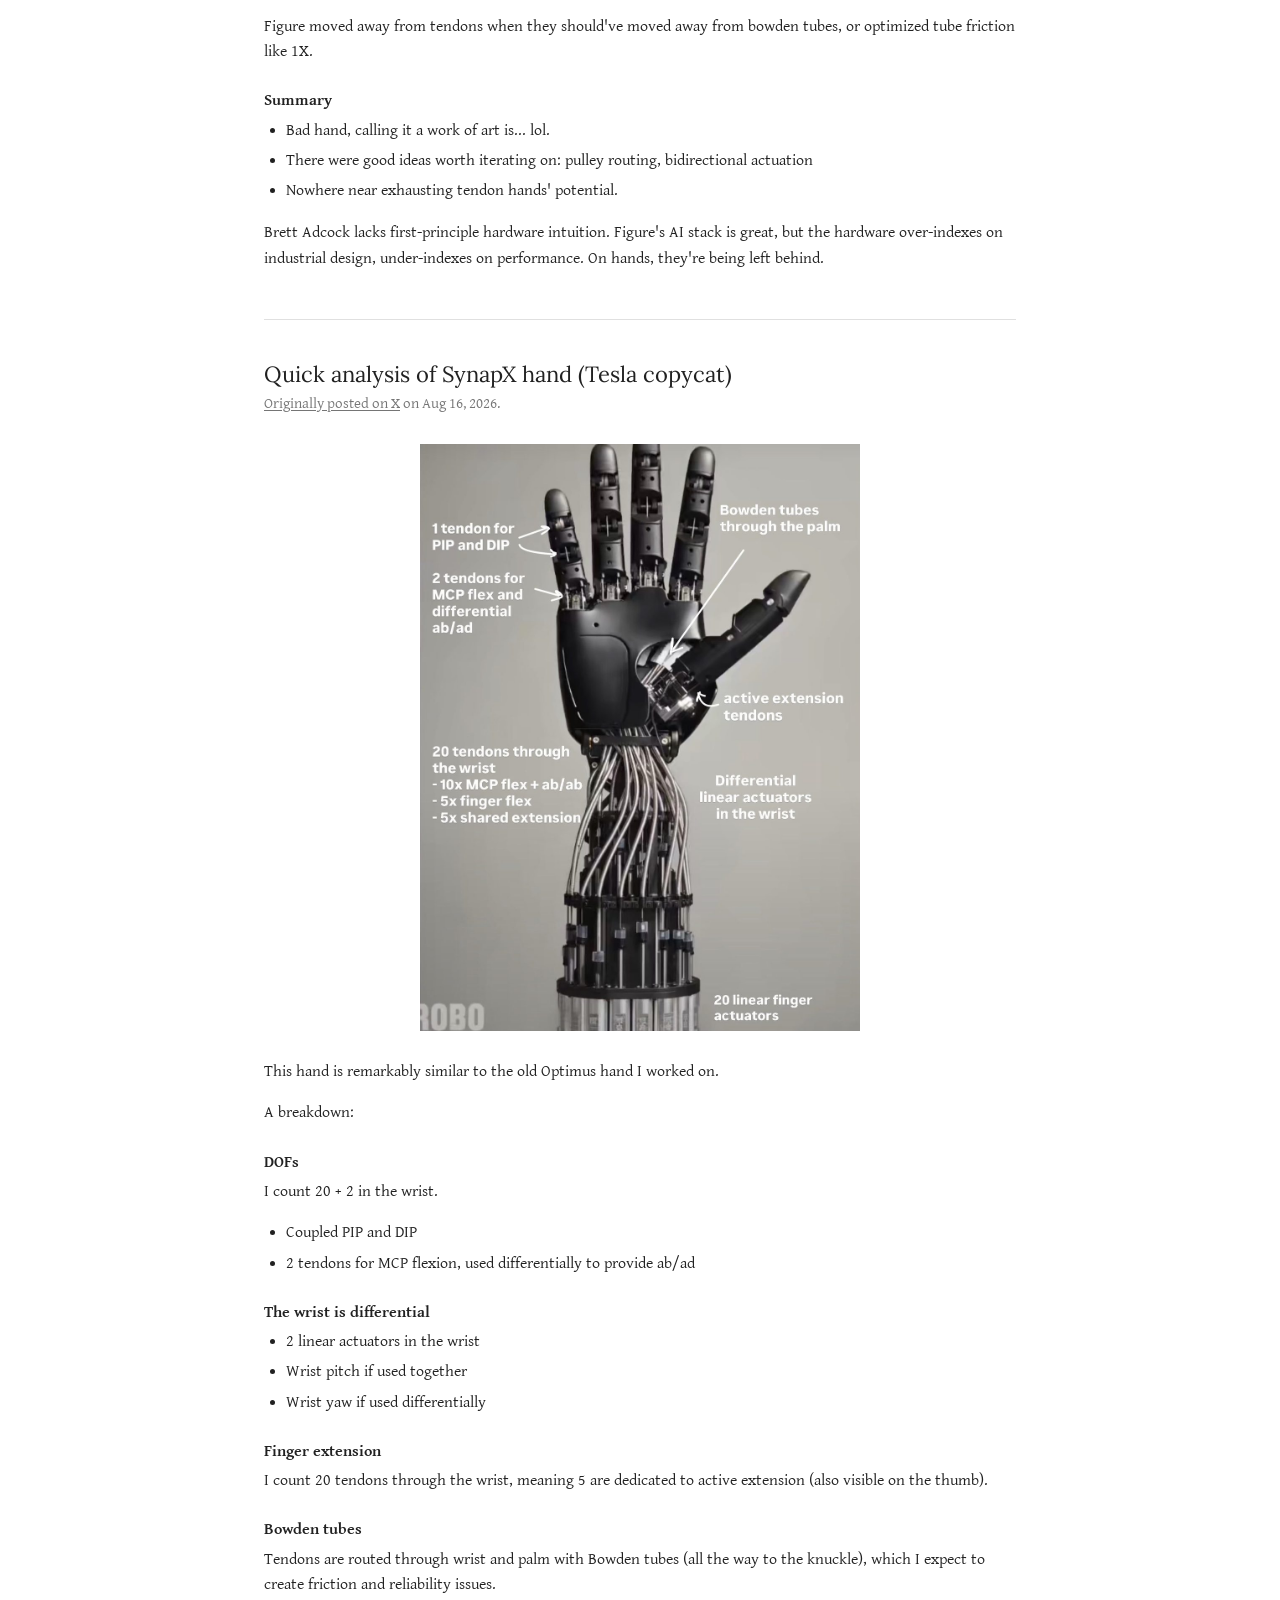
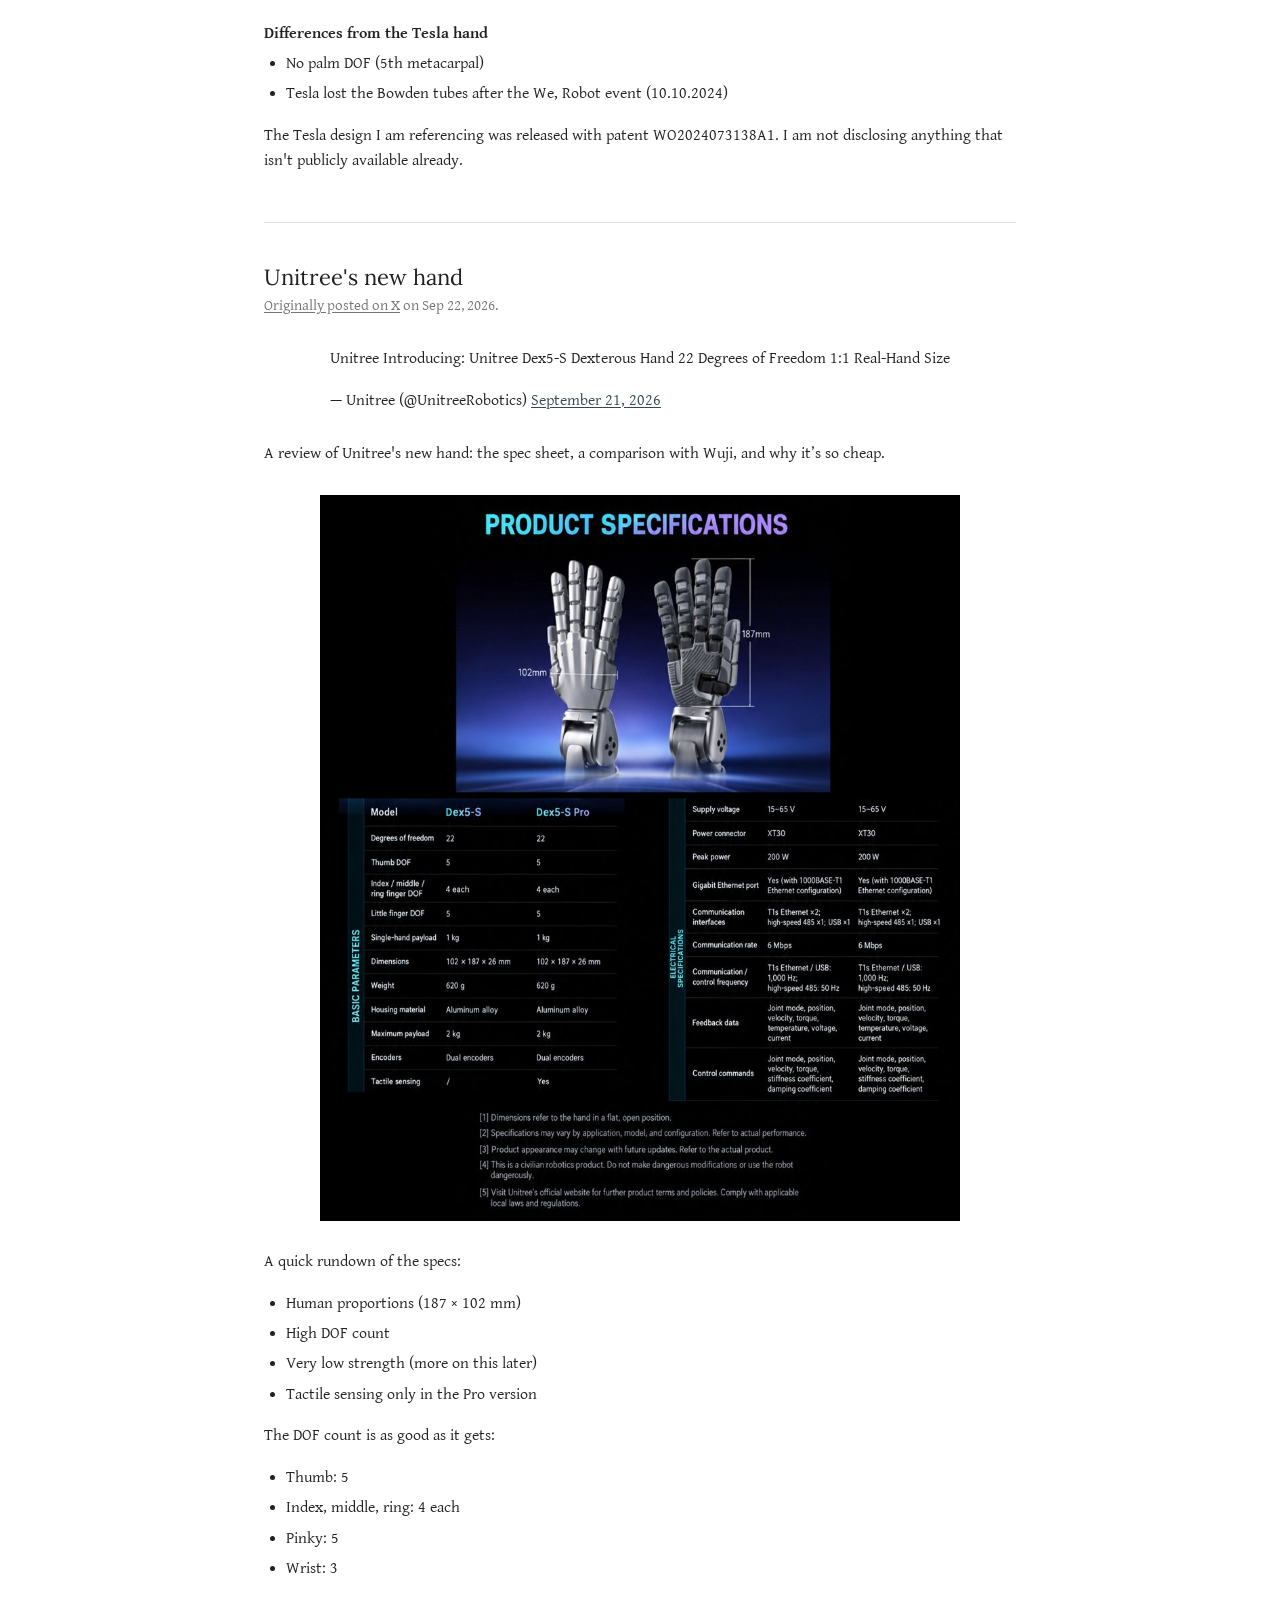
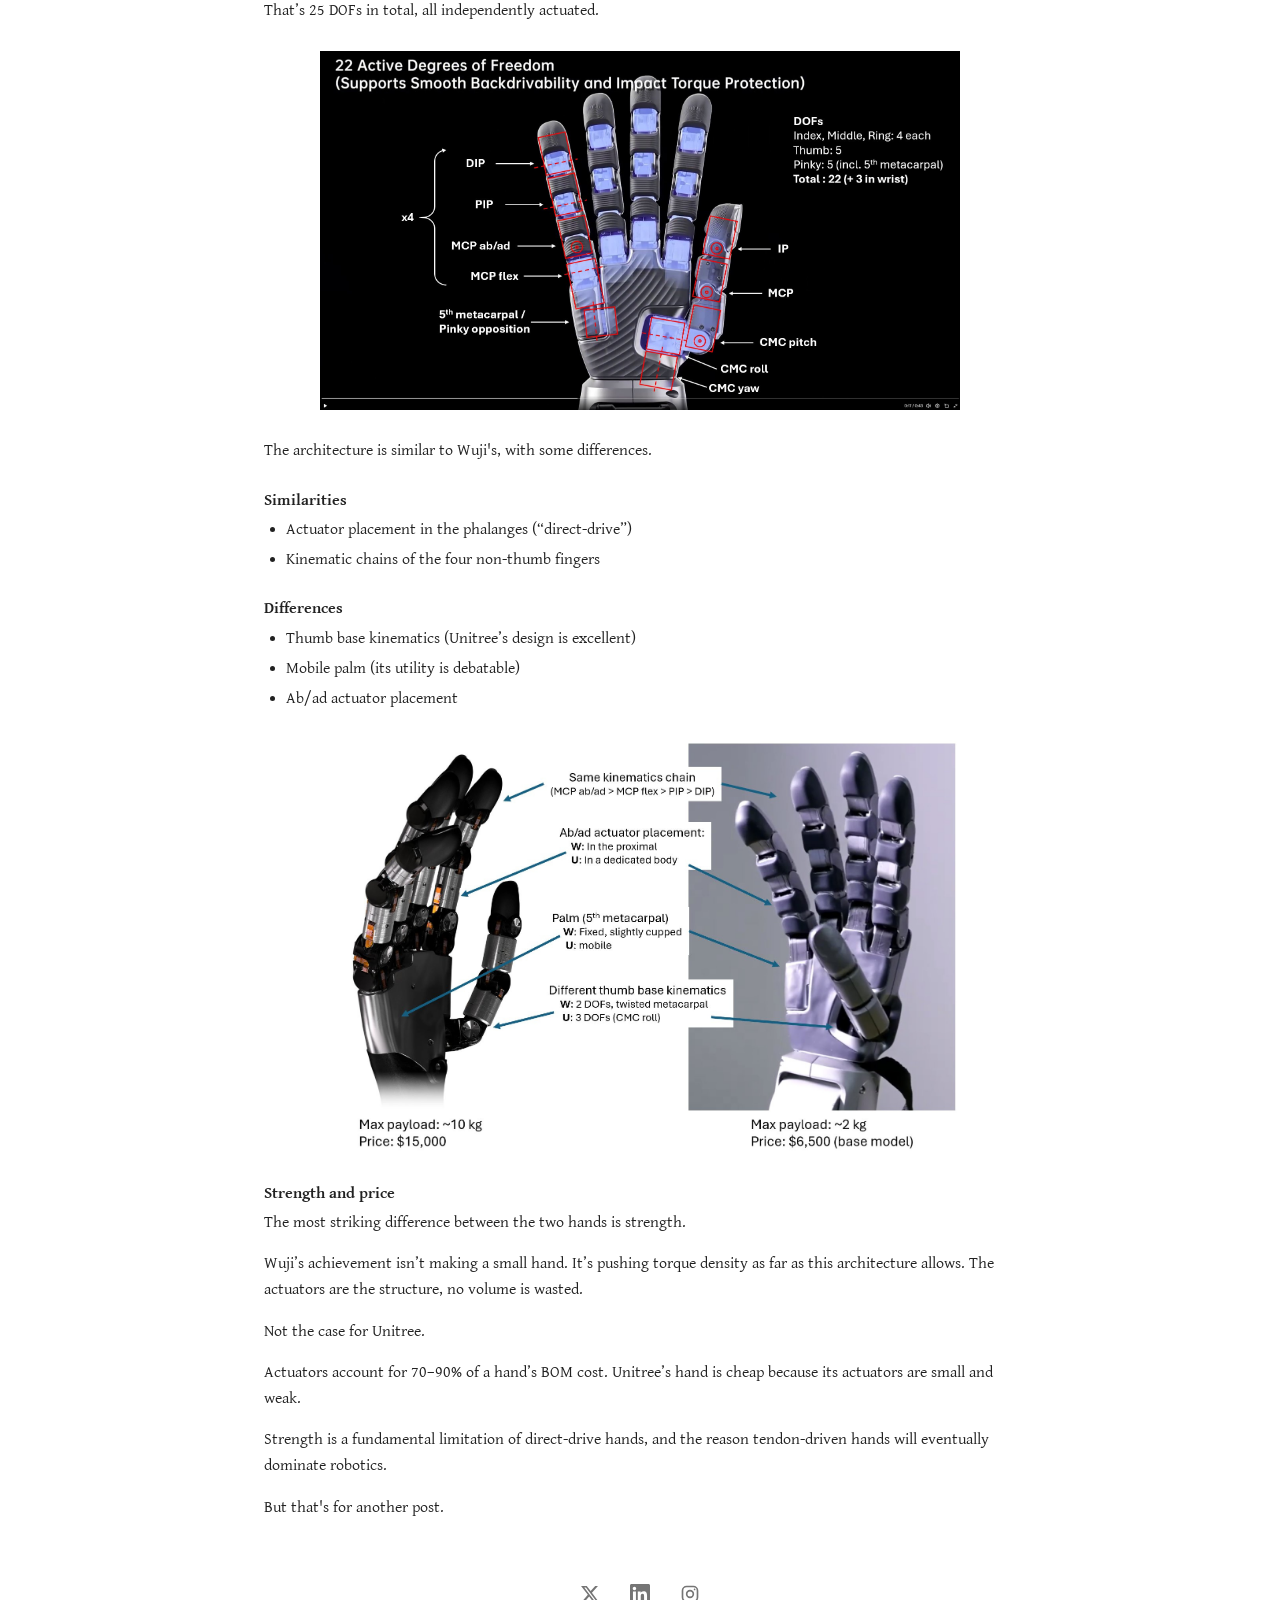
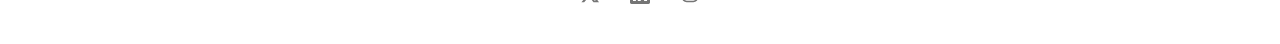
<file: hand-analyses/index.html>
<!doctype html>
<html lang="en">
<head>
<meta charset="utf-8">
<meta name="viewport" content="width=device-width, initial-scale=1">
<title>Hand analyses — Andrea Esposito</title>
<link rel="canonical" href="https://andreaesposito.me/hand-analyses/">
<link rel="icon" href="/assets/img/ae-64.png" type="image/png">
<link rel="apple-touch-icon" href="/assets/img/ae-256.png">
<link rel="stylesheet" href="/assets/css/site.css">
<!-- Google Analytics -->
<script async src="https://www.googletagmanager.com/gtag/js?id=G-R27CMF5WQ5"></script>
<script>window.dataLayer=window.dataLayer||[];function gtag(){dataLayer.push(arguments)}gtag('js',new Date());gtag('config','G-R27CMF5WQ5');</script>
</head>
<body>

<header id="head">
  <a class="name" href="/">Andrea Esposito</a>
  <nav>
    <a href="/">About</a>
    <div class="menu">
      <a href="/work/" aria-current="true">Work</a>
      <button class="caret" type="button" aria-label="Show Work pages" aria-expanded="false"><svg viewBox="0 0 10 10" fill="none" stroke="currentColor" stroke-width="1.5" aria-hidden="true"><path d="M1.5 3.5 5 7l3.5-3.5"/></svg></button>
      <div class="sub">
        <a href="/work/">Work</a>
        <a href="/press/">Press and media</a>
        <a href="/hand-analyses/" aria-current="page">Hand analyses</a>
      </div>
    </div>
    <div class="menu">
      <a href="/bookshelf/">Bookshelf</a>
      <button class="caret" type="button" aria-label="Show Bookshelf pages" aria-expanded="false"><svg viewBox="0 0 10 10" fill="none" stroke="currentColor" stroke-width="1.5" aria-hidden="true"><path d="M1.5 3.5 5 7l3.5-3.5"/></svg></button>
      <div class="sub">
        <a href="/bookshelf/">Bookshelf</a>
        <a href="/favorite-poetry/">Favorite poetry</a>
      </div>
    </div>
  </nav>
</header>

<main id="content" class="wrap">

  <h2 id="hand-analyses">Hand analyses</h2>
  <ul class="jump">
    <li><a href="#1x">1X's tendon based hand</a></li>
    <li><a href="#figure">Figure's tendon based hand</a></li>
    <li><a href="#synapx">Quick analysis of SynapX hand (Tesla copycat)</a></li>
    <li><a href="#unitree">Unitree's new hand</a></li>
  </ul>

  <article id="1x">
    <h3>1X's tendon based hand</h3>
    <span class="meta"><a href="https://x.com/aesposito0/status/2075363740267282531">Originally posted on X</a> on Jul 9, 2026.</span>

    <div class="embed">
      <blockquote class="twitter-tweet" data-dnt="true"><p lang="en" dir="ltr">Introducing NEO's 25 Degrees of Freedom, tendon-driven hands — nearing or surpassing human-level dexterity, strength, speed, and reliability.<br><br>For seventy years, robotics worked around the hand problem. The humanoid bet is the reverse: it lives or dies at the fingertips.</p>&mdash; Bernt Bornich (@BerntBornich) <a href="https://twitter.com/BerntBornich/status/2075253825494237660">July 9, 2026</a></blockquote>
    </div>

    <h4>Degrees of actuation</h4>
    <p>1X claims 25 DOF. I count 20.</p>

    <figure class="embed"><img src="/assets/img/analyses/1x-dof.jpg" alt="The NEO hand with the degrees of freedom I count marked up" width="1376" height="1400" loading="lazy"></figure>

    <p>PIP and DIP flexion appear coupled in the videos, which is why the hand defaults to a pinch grip (👌🏻) rather than a flat grip (🤏🏻). A flat grip is inherently more stable, especially on small objects: it maximizes contact area and uses the full pulp of the fingertip.</p>

    <figure class="embed"><img src="/assets/img/analyses/1x-grip.jpg" alt="NEO's fingers closing into a pinch grip, PIP and DIP moving together" width="1396" height="1041" loading="lazy"></figure>

    <p>The thumb architecture is an interesting choice. 1X included thumb pronation/supination (axial rotation) but skipped abduction/adduction, which is the more common choice in humanoid hands. I loved how the Wuji hand solved this: it keeps ab/ad, then gets some axial rotation "for free" by angling the MCP/IP flexion axes relative to the CMC flexion axis.</p>

    <figure class="embed"><img src="/assets/img/analyses/1x-thumb.jpg" alt="NEO's thumb next to the Wuji hand's thumb, showing the two ways of getting axial rotation" width="1400" height="774" loading="lazy"></figure>

    <h4>Tendon actuation</h4>
    <p>1X uses rotary actuators, each driving both the flexion and extension tendons of a joint. Same approach as Kyber Labs. This gives them excellent control over joint actuation, but it introduces a challenge. As tendons stretch or slip, slack enters the system and creates joint backlash. They fixed this by making the tendons easily accessible so they can be re-tensioned, which will require a technician.</p>

    <figure class="embed"><img src="/assets/img/analyses/1x-tendons.jpg" alt="NEO's forearm opened up: rotary actuators, and the tendons and Bowden tubes running from them" width="1400" height="923" loading="lazy"></figure>

    <p>You can also see how much engineering went into the tendons themselves. The size gap between the tendon and its Bowden tube suggests at least 4 layers:</p>
    <ul>
      <li>stiff load-bearing rope</li>
      <li>low-friction sacrificial layer</li>
      <li>the Bowden tube's metal spring coil</li>
      <li>an outer sheath protecting it</li>
    </ul>

    <h4>Wrist actuation</h4>
    <p>I really like how they did this. The differential is compact, efficient, and stays out of the way of the tendons. Two rotary actuators drive a capstan mechanism (mirrored on the other side). Turn the actuator clockwise → the hand tilts left and flexes toward the camera (red arrows). Counterclockwise does the reverse. How much it tilts vs. flexes depends on what the second actuator is doing and how the other two ropes wrap the joint.</p>

    <figure class="embed tall"><img src="/assets/img/analyses/1x-wrist.jpg" alt="NEO's wrist differential: two rotary actuators driving a capstan, with the rope paths drawn in red" width="790" height="1400" loading="lazy"></figure>
  </article>

  <article id="figure">
    <h3>Figure's tendon based hand</h3>
    <span class="meta"><a href="https://x.com/aesposito0/status/2088008983525364160">Originally posted on X</a> on Aug 13, 2026.</span>

    <div class="embed">
      <blockquote class="twitter-tweet" data-dnt="true"><p lang="en" dir="ltr">The biggest engineering mistake I made at Figure was building a tendon-based hand<br><br>Our first hand design in 2022 was a tendon hand for our F.01 robot. At a high level, the tendon approach sounds appealing, which is why I chose it: you get more space for packaging actuators since…</p>&mdash; Brett Adcock (@adcock_brett) <a href="https://twitter.com/adcock_brett/status/2087927278458327179">August 13, 2026</a></blockquote>
    </div>

    <h4>Dexterity is trash</h4>
    <ul>
      <li>2 DOFs per finger</li>
      <li>No abduction/adduction except for the thumb</li>
    </ul>
    <p>11 DOFs total. Really bad for tendon-driven. Everyone else packs in twice as many.</p>

    <figure class="embed"><img src="/assets/img/analyses/figure-dof.jpg" alt="Figure's F.01 hand with its degrees of freedom marked up" width="1400" height="1100" loading="lazy"></figure>

    <p>Wrist yaw is actuated with the same motors as fingers, way too weak.</p>
    <p>I think there's no wrist pitch, but I am not sure.</p>
    <p>Makes me think that there's no pitch:</p>
    <ul>
      <li>I count 12 actuators (3 levels, 4 actuators each)</li>
      <li>I see no joint</li>
    </ul>
    <p>Maybe there's pitch:</p>
    <ul>
      <li>It would be too stupid to eliminate that DOF</li>
    </ul>

    <h4>Actuation</h4>
    <p>Bidirectional actuators pull different tendons depending on spin direction. Same approach as Kyber Labs and 1X.</p>
    <p>Tendons wrap a reel, and route through pulleys. The reel takes a lot of volume, so the actuators are small and weak.</p>
    <p>At the wrist, tendons get into the wrist structure and exit in bowden tubes that carry them to the joints.</p>

    <figure class="embed"><img src="/assets/img/analyses/figure-bowden.jpg" alt="Close-up of the F.01 wrist, where the tendons leave the structure in Bowden tubes" width="970" height="724" loading="lazy"></figure>

    <h4>The failure mode</h4>
    <p>Bowden tubes induce friction, and with it two problems:</p>
    <ul>
      <li>Poor controllability (worse with weak actuators)</li>
      <li>Poor reliability: tendons fray and break</li>
    </ul>
    <p>Figure moved away from tendons when they should've moved away from bowden tubes, or optimized tube friction like 1X.</p>

    <h4>Summary</h4>
    <ul>
      <li>Bad hand, calling it a work of art is... lol.</li>
      <li>There were good ideas worth iterating on: pulley routing, bidirectional actuation</li>
      <li>Nowhere near exhausting tendon hands' potential.</li>
    </ul>
    <p>Brett Adcock lacks first-principle hardware intuition. Figure's AI stack is great, but the hardware over-indexes on industrial design, under-indexes on performance. On hands, they're being left behind.</p>
  </article>

  <article id="synapx">
    <h3>Quick analysis of SynapX hand (Tesla copycat)</h3>
    <span class="meta"><a href="https://x.com/aesposito0/status/2089012894445060543">Originally posted on X</a> on Aug 16, 2026.</span>

    <figure class="embed tall"><img src="/assets/img/analyses/synapx-octoh.jpg" alt="The SynapX hand and forearm, with the tendon routing through the wrist visible" width="1049" height="1400" loading="lazy"></figure>

    <p>This hand is remarkably similar to the old Optimus hand I worked on.</p>
    <p>A breakdown:</p>

    <h4>DOFs</h4>
    <p>I count 20 + 2 in the wrist.</p>
    <ul>
      <li>Coupled PIP and DIP</li>
      <li>2 tendons for MCP flexion, used differentially to provide ab/ad</li>
    </ul>

    <h4>The wrist is differential</h4>
    <ul>
      <li>2 linear actuators in the wrist</li>
      <li>Wrist pitch if used together</li>
      <li>Wrist yaw if used differentially</li>
    </ul>

    <h4>Finger extension</h4>
    <p>I count 20 tendons through the wrist, meaning 5 are dedicated to active extension (also visible on the thumb).</p>

    <h4>Bowden tubes</h4>
    <p>Tendons are routed through wrist and palm with Bowden tubes (all the way to the knuckle), which I expect to create friction and reliability issues.</p>

    <h4>Differences from the Tesla hand</h4>
    <ul>
      <li>No palm DOF (5th metacarpal)</li>
      <li>Tesla lost the Bowden tubes after the We, Robot event (10.10.2024)</li>
    </ul>

    <p>The Tesla design I am referencing was released with patent WO2024073138A1. I am not disclosing anything that isn't publicly available already.</p>
  </article>

  <article id="unitree">
    <h3>Unitree's new hand</h3>
    <span class="meta"><a href="https://x.com/aesposito0/status/2102215001218109894?s=20">Originally posted on X</a> on Sep 22, 2026.</span>

    <div class="embed">
      <blockquote class="twitter-tweet" data-dnt="true"><p lang="en" dir="ltr">Unitree Introducing: Unitree Dex5-S Dexterous Hand 22 Degrees of Freedom 1:1 Real-Hand Size</p>&mdash; Unitree (@UnitreeRobotics) <a href="https://x.com/UnitreeRobotics/status/2101996861259395234?s=20">September 21, 2026</a></blockquote>
    </div>

    <p>A review of Unitree's new hand: the spec sheet, a comparison with Wuji, and why it’s so cheap.</p>

    <figure class="embed"><a href="/assets/img/analyses/unitree-specs.jpg"><img src="/assets/img/analyses/unitree-specs.jpg" alt="Unitree Dex5-S and Dex5-S Pro product specifications, including dimensions, payload, degrees of freedom, and tactile sensing" width="945" height="1072" loading="lazy"></a></figure>

    <p>A quick rundown of the specs:</p>
    <ul>
      <li>Human proportions (187 × 102 mm)</li>
      <li>High DOF count</li>
      <li>Very low strength (more on this later)</li>
      <li>Tactile sensing only in the Pro version</li>
    </ul>

    <p>The DOF count is as good as it gets:</p>
    <ul>
      <li>Thumb: 5</li>
      <li>Index, middle, ring: 4 each</li>
      <li>Pinky: 5</li>
      <li>Wrist: 3</li>
    </ul>
    <p>That’s 25 DOFs in total, all independently actuated.</p>

    <figure class="embed"><a href="/assets/img/analyses/unitree-dof.jpg"><img src="/assets/img/analyses/unitree-dof.jpg" alt="Annotated Unitree hand showing 22 independently actuated degrees of freedom in the fingers and palm, plus 3 in the wrist" width="1917" height="1076" loading="lazy"></a></figure>

    <p>The architecture is similar to Wuji's, with some differences.</p>
    <h4>Similarities</h4>
    <ul>
      <li>Actuator placement in the phalanges (“direct-drive”)</li>
      <li>Kinematic chains of the four non-thumb fingers</li>
    </ul>

    <h4>Differences</h4>
    <ul>
      <li>Thumb base kinematics (Unitree’s design is excellent)</li>
      <li>Mobile palm (its utility is debatable)</li>
      <li>Ab/ad actuator placement</li>
    </ul>

    <figure class="embed"><a href="/assets/img/analyses/unitree-wuji.jpg"><img src="/assets/img/analyses/unitree-wuji.jpg" alt="Wuji and Unitree hands compared: finger kinematics, actuator placement, palm mobility, thumb base, maximum payload, and price" width="1625" height="1053" loading="lazy"></a></figure>

    <h4>Strength and price</h4>
    <p>The most striking difference between the two hands is strength.</p>
    <p>Wuji’s achievement isn’t making a small hand. It’s pushing torque density as far as this architecture allows. The actuators are the structure, no volume is wasted.</p>
    <p>Not the case for Unitree.</p>
    <p>Actuators account for 70–90% of a hand’s BOM cost. Unitree’s hand is cheap because its actuators are small and weak.</p>
    <p>Strength is a fundamental limitation of direct-drive hands, and the reason tendon-driven hands will eventually dominate robotics.</p>
    <p>But that's for another post.</p>
  </article>

</main>

<footer id="foot">
  <a href="https://x.com/aesposito0" aria-label="Andrea Esposito on X"><svg viewBox="0 0 24 24" fill="currentColor" aria-hidden="true"><path d="M18.244 2.25h3.308l-7.227 8.26 8.502 11.24H16.17l-5.214-6.817L4.99 21.75H1.68l7.73-8.835L1.254 2.25H8.08l4.713 6.231zm-1.161 17.52h1.833L7.084 4.126H5.117z"/></svg></a>
  <a href="https://www.linkedin.com/in/aesposito0/" aria-label="Andrea Esposito on LinkedIn"><svg viewBox="0 0 24 24" fill="currentColor" aria-hidden="true"><path d="M20.447 20.452h-3.554v-5.569c0-1.328-.027-3.037-1.852-3.037-1.853 0-2.136 1.445-2.136 2.939v5.667H9.351V9h3.414v1.561h.046c.477-.9 1.637-1.85 3.37-1.85 3.601 0 4.267 2.37 4.267 5.455v6.286zM5.337 7.433c-1.144 0-2.063-.926-2.063-2.065 0-1.138.92-2.063 2.063-2.063 1.14 0 2.064.925 2.064 2.063 0 1.139-.925 2.065-2.064 2.065zm1.782 13.019H3.555V9h3.564v11.452zM22.225 0H1.771C.792 0 0 .774 0 1.729v20.542C0 23.227.792 24 1.771 24h20.451C23.2 24 24 23.227 24 22.271V1.729C24 .774 23.2 0 22.222 0h.003z"/></svg></a>
  <a href="https://www.instagram.com/ch.brons/" aria-label="Andrea Esposito on Instagram"><svg viewBox="0 0 24 24" fill="none" stroke="currentColor" stroke-width="2" aria-hidden="true"><rect x="3" y="3" width="18" height="18" rx="5"/><circle cx="12" cy="12" r="4"/><circle cx="17.5" cy="6.5" r="1" fill="currentColor" stroke="none"/></svg></a>
</footer>

<script src="/assets/js/menu.js" defer></script>
<script async src="https://platform.twitter.com/widgets.js" charset="utf-8"></script>
</body>
</html>
</file>
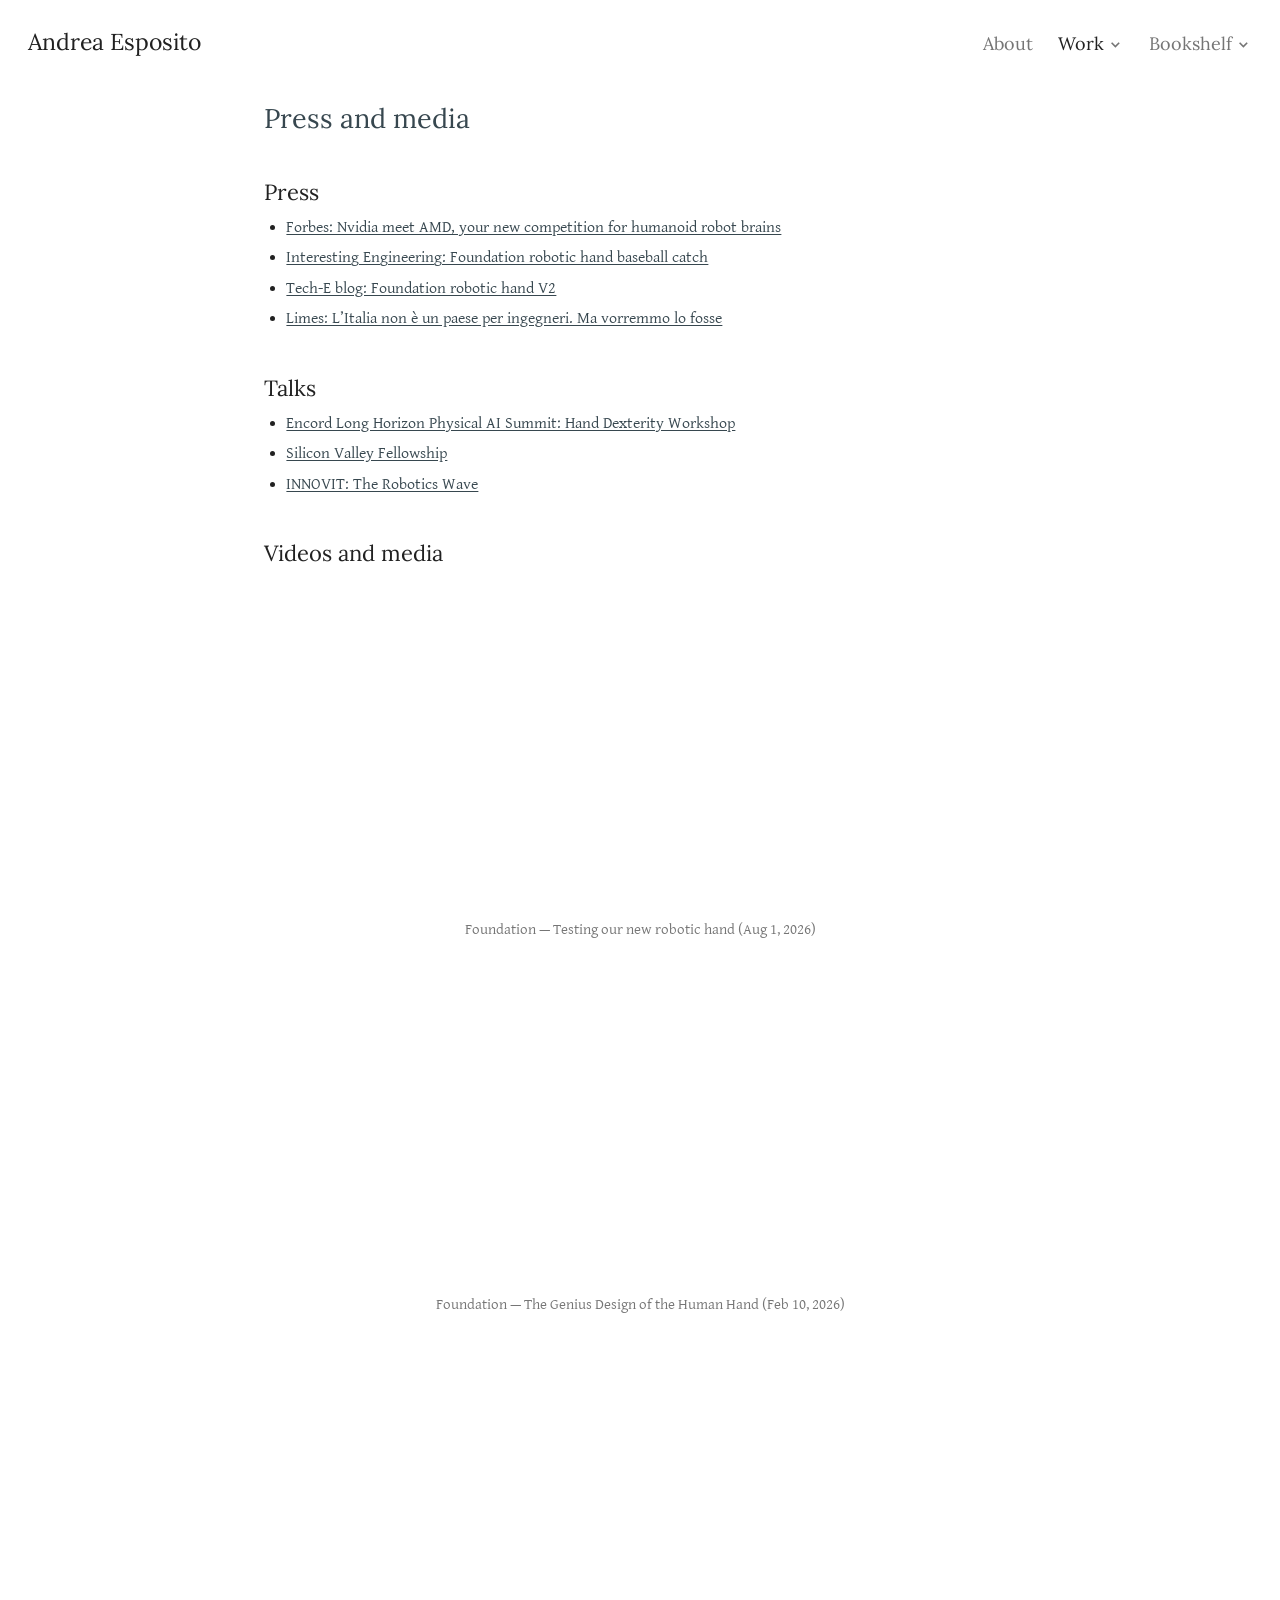
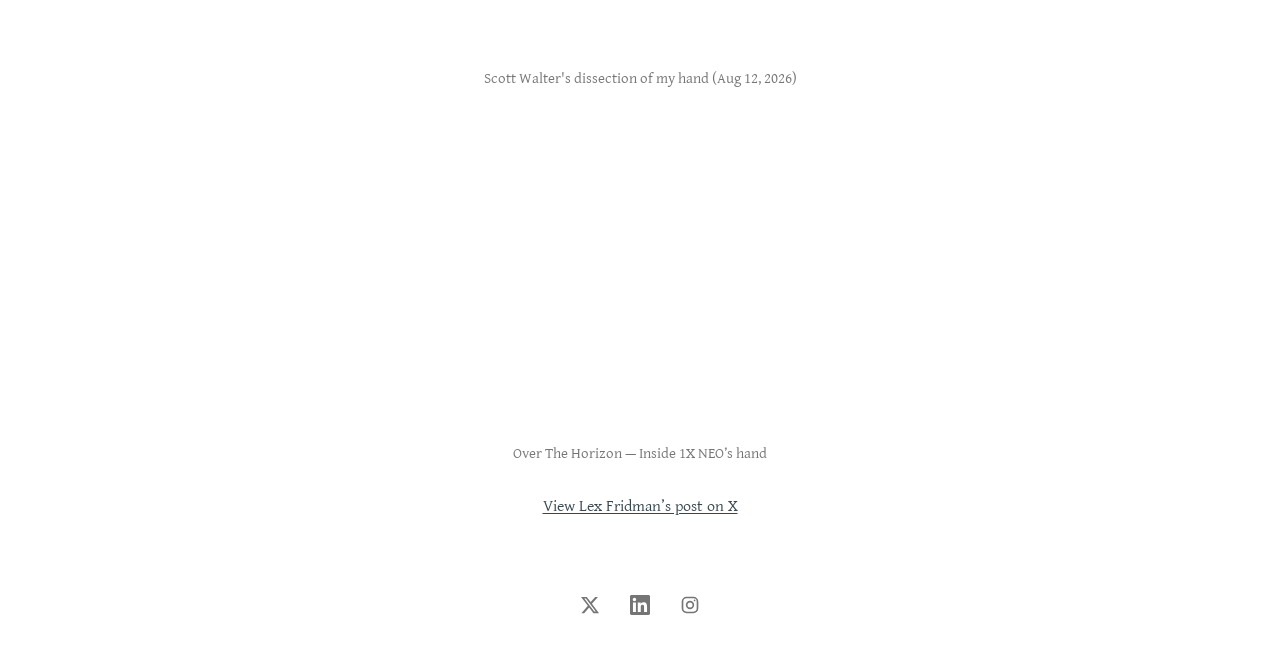
<file: press/index.html>
<!doctype html>
<html lang="en">
<head>
<meta charset="utf-8">
<meta name="viewport" content="width=device-width, initial-scale=1">
<title>Press and media — Andrea Esposito</title>
<link rel="canonical" href="https://andreaesposito.me/press/">
<link rel="icon" href="/assets/img/ae-64.png" type="image/png">
<link rel="apple-touch-icon" href="/assets/img/ae-256.png">
<link rel="stylesheet" href="/assets/css/site.css">
<!-- Google Analytics -->
<script async src="https://www.googletagmanager.com/gtag/js?id=G-R27CMF5WQ5"></script>
<script>window.dataLayer=window.dataLayer||[];function gtag(){dataLayer.push(arguments)}gtag('js',new Date());gtag('config','G-R27CMF5WQ5');</script>
</head>
<body>

<header id="head">
  <a class="name" href="/">Andrea Esposito</a>
  <nav>
    <a href="/">About</a>
    <div class="menu">
      <a href="/work/" aria-current="true">Work</a>
      <button class="caret" type="button" aria-label="Show Work pages" aria-expanded="false"><svg viewBox="0 0 10 10" fill="none" stroke="currentColor" stroke-width="1.5" aria-hidden="true"><path d="M1.5 3.5 5 7l3.5-3.5"/></svg></button>
      <div class="sub">
        <a href="/work/">Work</a>
        <a href="/press/" aria-current="page">Press and media</a>
        <a href="/hand-analyses/">Hand analyses</a>
      </div>
    </div>
    <div class="menu">
      <a href="/bookshelf/">Bookshelf</a>
      <button class="caret" type="button" aria-label="Show Bookshelf pages" aria-expanded="false"><svg viewBox="0 0 10 10" fill="none" stroke="currentColor" stroke-width="1.5" aria-hidden="true"><path d="M1.5 3.5 5 7l3.5-3.5"/></svg></button>
      <div class="sub">
        <a href="/bookshelf/">Bookshelf</a>
        <a href="/favorite-poetry/">Favorite poetry</a>
      </div>
    </div>
  </nav>
</header>

<main id="content" class="wrap">

  <h2 id="press">Press and media</h2>

  <h3>Press</h3>
  <ul>
    <li><a href="https://www.forbes.com/sites/johnkoetsier/2026/07/23/nvidia-meet-amd-your-new-competition-for-humanoid-robot-brains/">Forbes: Nvidia meet AMD, your new competition for humanoid robot brains</a></li>
    <li><a href="https://interestingengineering.com/ai-robotics/us-foundation-robotic-hand-baseball-catch">Interesting Engineering: Foundation robotic hand baseball catch</a></li>
    <li><a href="https://www.techeblog.com/foundation-robotic-hand-v2/">Tech-E blog: Foundation robotic hand V2</a></li>
    <li><a href="https://www.limesonline.com/rivista/italia-non-e-un-paese-per-ingegneri-conversazione-con-pietro-verde-studente-alla-xi-an-jiaotong-university-e-andrea-esposit-21181354/" lang="it">Limes: L’Italia non è un paese per ingegneri. Ma vorremmo lo fosse</a></li>
  </ul>

  <h3>Talks</h3>
  <ul>
    <li><a href="https://encord.com/long-horizon/">Encord Long Horizon Physical AI Summit: Hand Dexterity Workshop</a></li>
    <li><a href="https://www.siliconvalleyfellowship.com/">Silicon Valley Fellowship</a></li>
    <li><a href="https://luma.com/s2u4k5y3">INNOVIT: The Robotics Wave</a></li>
  </ul>

  <h3>Videos and media</h3>

  <figure class="embed">
    <iframe width="560" height="315" src="https://www.youtube-nocookie.com/embed/Nhr7ZnFZYkA" title="Foundation — Testing our new robotic hand" loading="lazy" allow="accelerometer; autoplay; clipboard-write; encrypted-media; gyroscope; picture-in-picture; web-share" referrerpolicy="strict-origin-when-cross-origin" allowfullscreen></iframe>
    <figcaption>Foundation — Testing our new robotic hand (Aug 1, 2026)</figcaption>
  </figure>

  <figure class="embed">
    <iframe width="560" height="315" src="https://www.youtube-nocookie.com/embed/4BvLqO9iNLo" title="Foundation — The Genius Design of the Human Hand" loading="lazy" allow="accelerometer; autoplay; clipboard-write; encrypted-media; gyroscope; picture-in-picture; web-share" referrerpolicy="strict-origin-when-cross-origin" allowfullscreen></iframe>
    <figcaption>Foundation — The Genius Design of the Human Hand (Feb 10, 2026)</figcaption>
  </figure>

  <figure class="embed">
    <iframe width="560" height="315" src="https://www.youtube-nocookie.com/embed/jGhj4RERmWA" title="Scott Walter's dissection of the Foundation hand" loading="lazy" allow="accelerometer; autoplay; clipboard-write; encrypted-media; gyroscope; picture-in-picture; web-share" referrerpolicy="strict-origin-when-cross-origin" allowfullscreen></iframe>
    <figcaption>Scott Walter's dissection of my hand (Aug 12, 2026)</figcaption>
  </figure>

  <figure class="embed">
    <iframe width="560" height="315" src="https://www.youtube-nocookie.com/embed/-Uux1P52KU8" title="Over The Horizon — Inside 1X NEO’s hand" loading="lazy" allow="accelerometer; autoplay; clipboard-write; encrypted-media; gyroscope; picture-in-picture; web-share" referrerpolicy="strict-origin-when-cross-origin" allowfullscreen></iframe>
    <figcaption>Over The Horizon — Inside 1X NEO’s hand</figcaption>
  </figure>

  <div class="press-tweet">
    <blockquote class="twitter-tweet" data-dnt="true" data-conversation="none">
      <a href="https://x.com/lexfridman/status/1644417299762356232">View Lex Fridman’s post on X</a>
    </blockquote>
  </div>

</main>

<footer id="foot">
  <a href="https://x.com/aesposito0" aria-label="Andrea Esposito on X"><svg viewBox="0 0 24 24" fill="currentColor" aria-hidden="true"><path d="M18.244 2.25h3.308l-7.227 8.26 8.502 11.24H16.17l-5.214-6.817L4.99 21.75H1.68l7.73-8.835L1.254 2.25H8.08l4.713 6.231zm-1.161 17.52h1.833L7.084 4.126H5.117z"/></svg></a>
  <a href="https://www.linkedin.com/in/aesposito0/" aria-label="Andrea Esposito on LinkedIn"><svg viewBox="0 0 24 24" fill="currentColor" aria-hidden="true"><path d="M20.447 20.452h-3.554v-5.569c0-1.328-.027-3.037-1.852-3.037-1.853 0-2.136 1.445-2.136 2.939v5.667H9.351V9h3.414v1.561h.046c.477-.9 1.637-1.85 3.37-1.85 3.601 0 4.267 2.37 4.267 5.455v6.286zM5.337 7.433c-1.144 0-2.063-.926-2.063-2.065 0-1.138.92-2.063 2.063-2.063 1.14 0 2.064.925 2.064 2.063 0 1.139-.925 2.065-2.064 2.065zm1.782 13.019H3.555V9h3.564v11.452zM22.225 0H1.771C.792 0 0 .774 0 1.729v20.542C0 23.227.792 24 1.771 24h20.451C23.2 24 24 23.227 24 22.271V1.729C24 .774 23.2 0 22.222 0h.003z"/></svg></a>
  <a href="https://www.instagram.com/ch.brons/" aria-label="Andrea Esposito on Instagram"><svg viewBox="0 0 24 24" fill="none" stroke="currentColor" stroke-width="2" aria-hidden="true"><rect x="3" y="3" width="18" height="18" rx="5"/><circle cx="12" cy="12" r="4"/><circle cx="17.5" cy="6.5" r="1" fill="currentColor" stroke="none"/></svg></a>
</footer>

<script async src="https://platform.twitter.com/widgets.js" charset="utf-8"></script>
<script src="/assets/js/menu.js" defer></script>
</body>
</html>
</file>
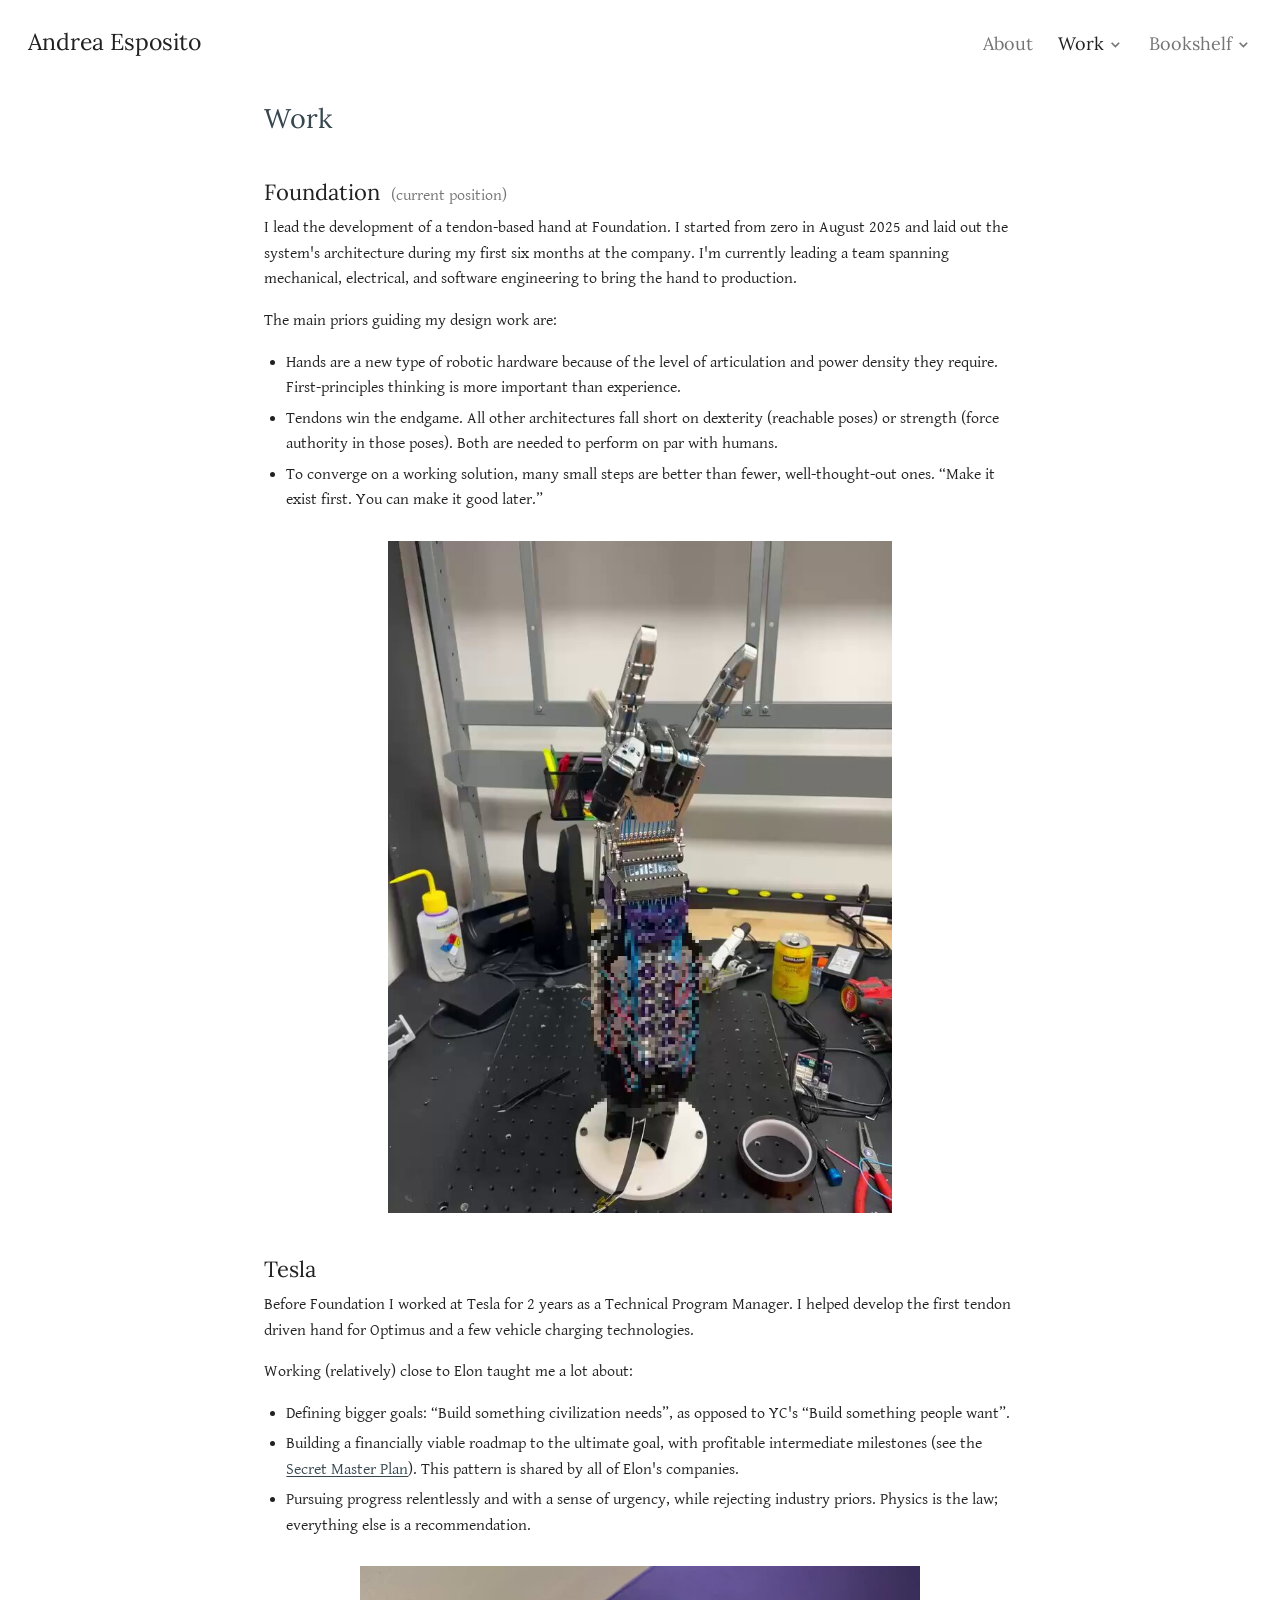
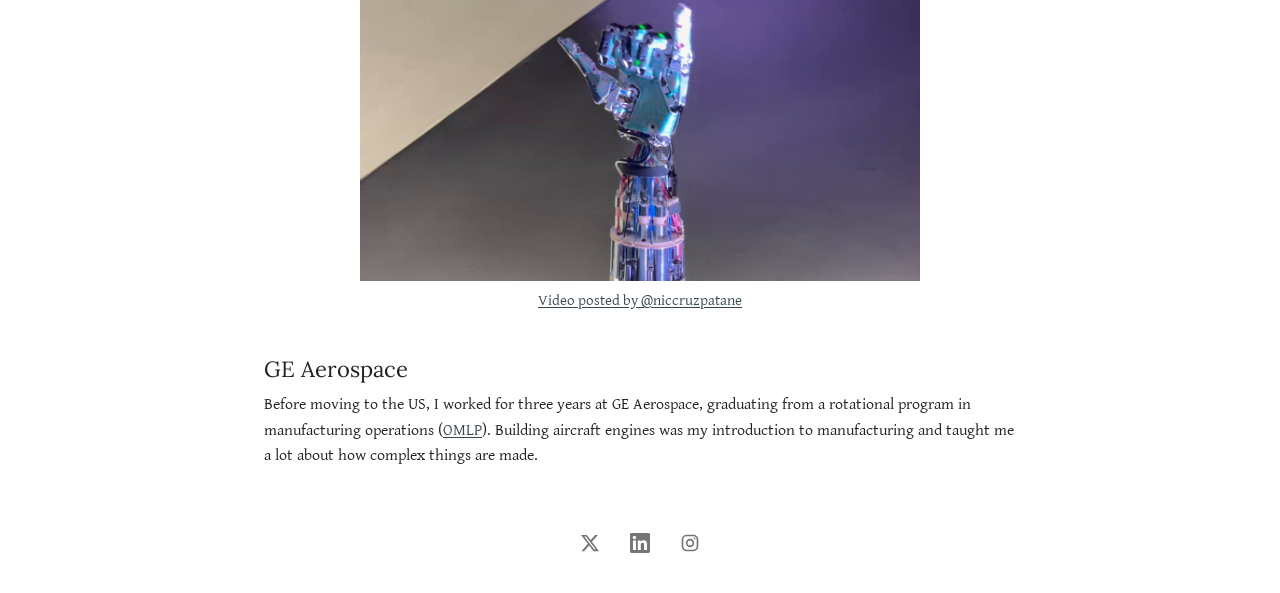
<file: work/index.html>
<!doctype html>
<html lang="en">
<head>
<meta charset="utf-8">
<meta name="viewport" content="width=device-width, initial-scale=1">
<title>Work — Andrea Esposito</title>
<link rel="canonical" href="https://andreaesposito.me/work/">
<link rel="icon" href="/assets/img/ae-64.png" type="image/png">
<link rel="apple-touch-icon" href="/assets/img/ae-256.png">
<link rel="stylesheet" href="/assets/css/site.css">
<!-- Google Analytics -->
<script async src="https://www.googletagmanager.com/gtag/js?id=G-R27CMF5WQ5"></script>
<script>window.dataLayer=window.dataLayer||[];function gtag(){dataLayer.push(arguments)}gtag('js',new Date());gtag('config','G-R27CMF5WQ5');</script>
</head>
<body>

<header id="head">
  <a class="name" href="/">Andrea Esposito</a>
  <nav>
    <a href="/">About</a>
    <div class="menu">
      <a href="/work/" aria-current="page">Work</a>
      <button class="caret" type="button" aria-label="Show Work pages" aria-expanded="false"><svg viewBox="0 0 10 10" fill="none" stroke="currentColor" stroke-width="1.5" aria-hidden="true"><path d="M1.5 3.5 5 7l3.5-3.5"/></svg></button>
      <div class="sub">
        <a href="/work/" aria-current="page">Work</a>
        <a href="/press/">Press and media</a>
        <a href="/hand-analyses/">Hand analyses</a>
      </div>
    </div>
    <div class="menu">
      <a href="/bookshelf/">Bookshelf</a>
      <button class="caret" type="button" aria-label="Show Bookshelf pages" aria-expanded="false"><svg viewBox="0 0 10 10" fill="none" stroke="currentColor" stroke-width="1.5" aria-hidden="true"><path d="M1.5 3.5 5 7l3.5-3.5"/></svg></button>
      <div class="sub">
        <a href="/bookshelf/">Bookshelf</a>
        <a href="/favorite-poetry/">Favorite poetry</a>
      </div>
    </div>
  </nav>
</header>

<main id="content" class="wrap">

  <h2 id="work">Work</h2>

  <h3>Foundation <span class="when">(current position)</span></h3>
  <p>I lead the development of a tendon-based hand at Foundation. I started from zero in August 2025 and laid out the system's architecture during my first six months at the company. I'm currently leading a team spanning mechanical, electrical, and software engineering to bring the hand to production.</p>
  <p>The main priors guiding my design work are:</p>
  <ul>
    <li>Hands are a new type of robotic hardware because of the level of articulation and power density they require. First-principles thinking is more important than experience.</li>
    <li>Tendons win the endgame. All other architectures fall short on dexterity (reachable poses) or strength (force authority in those poses). Both are needed to perform on par with humans.</li>
    <li>To converge on a working solution, many small steps are better than fewer, well-thought-out ones. “Make it exist first. You can make it good later.”</li>
  </ul>

  <figure class="embed portrait">
    <video class="auto" autoplay muted loop playsinline preload="metadata" poster="/assets/img/hand-on-robot-poster.jpg" width="720" height="960">
      <source src="/assets/video/hand-on-robot.mp4" type="video/mp4">
    </video>
  </figure>

  <h3>Tesla</h3>
  <p>Before Foundation I worked at Tesla for 2 years as a Technical Program Manager. I helped develop the first tendon driven hand for Optimus and a few vehicle charging technologies.</p>
  <p>Working (relatively) close to Elon taught me a lot about:</p>
  <ul>
    <li>Defining bigger goals: “Build something civilization needs”, as opposed to YC's “Build something people want”.</li>
    <li>Building a financially viable roadmap to the ultimate goal, with profitable intermediate milestones (see the <a href="https://www.tesla.com/secret-master-plan">Secret Master Plan</a>). This pattern is shared by all of Elon's companies.</li>
    <li>Pursuing progress relentlessly and with a sense of urgency, while rejecting industry priors. Physics is the law; everything else is a recommendation.</li>
  </ul>

  <figure class="embed wide">
    <video class="auto" autoplay muted loop playsinline preload="metadata" poster="/assets/img/optimus-hand-poster.jpg" width="1280" height="720">
      <source src="/assets/video/optimus-hand.mp4" type="video/mp4">
    </video>
    <figcaption><a href="https://x.com/niccruzpatane/status/1986531004371378600">Video posted by @niccruzpatane</a></figcaption>
  </figure>

  <h3>GE Aerospace</h3>
  <p>Before moving to the US, I worked for three years at GE Aerospace, graduating from a rotational program in manufacturing operations (<a href="https://careers.geaerospace.com/global/en/operations-management-leadership-program">OMLP</a>). Building aircraft engines was my introduction to manufacturing and taught me a lot about how complex things are made.</p>

</main>

<footer id="foot">
  <a href="https://x.com/aesposito0" aria-label="Andrea Esposito on X"><svg viewBox="0 0 24 24" fill="currentColor" aria-hidden="true"><path d="M18.244 2.25h3.308l-7.227 8.26 8.502 11.24H16.17l-5.214-6.817L4.99 21.75H1.68l7.73-8.835L1.254 2.25H8.08l4.713 6.231zm-1.161 17.52h1.833L7.084 4.126H5.117z"/></svg></a>
  <a href="https://www.linkedin.com/in/aesposito0/" aria-label="Andrea Esposito on LinkedIn"><svg viewBox="0 0 24 24" fill="currentColor" aria-hidden="true"><path d="M20.447 20.452h-3.554v-5.569c0-1.328-.027-3.037-1.852-3.037-1.853 0-2.136 1.445-2.136 2.939v5.667H9.351V9h3.414v1.561h.046c.477-.9 1.637-1.85 3.37-1.85 3.601 0 4.267 2.37 4.267 5.455v6.286zM5.337 7.433c-1.144 0-2.063-.926-2.063-2.065 0-1.138.92-2.063 2.063-2.063 1.14 0 2.064.925 2.064 2.063 0 1.139-.925 2.065-2.064 2.065zm1.782 13.019H3.555V9h3.564v11.452zM22.225 0H1.771C.792 0 0 .774 0 1.729v20.542C0 23.227.792 24 1.771 24h20.451C23.2 24 24 23.227 24 22.271V1.729C24 .774 23.2 0 22.222 0h.003z"/></svg></a>
  <a href="https://www.instagram.com/ch.brons/" aria-label="Andrea Esposito on Instagram"><svg viewBox="0 0 24 24" fill="none" stroke="currentColor" stroke-width="2" aria-hidden="true"><rect x="3" y="3" width="18" height="18" rx="5"/><circle cx="12" cy="12" r="4"/><circle cx="17.5" cy="6.5" r="1" fill="currentColor" stroke="none"/></svg></a>
</footer>

<script src="/assets/js/menu.js" defer></script>
</body>
</html>
</file>
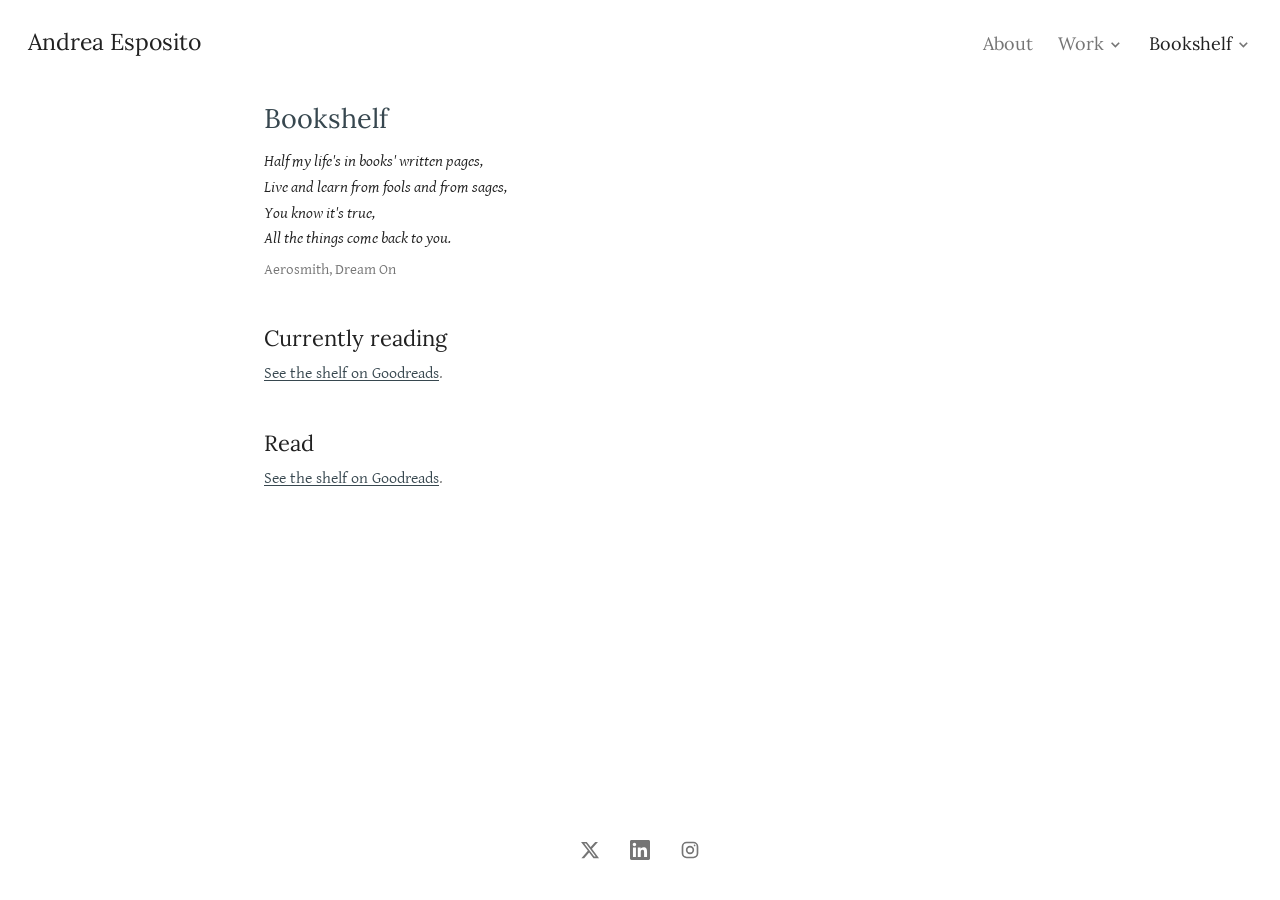
<file: books.html>
<!doctype html>
<html lang="en">
<head>
<meta charset="utf-8">
<title>Bookshelf — Andrea Esposito</title>
<meta name="robots" content="noindex">
<link rel="canonical" href="https://andreaesposito.me/bookshelf/">
<meta http-equiv="refresh" content="0; url=/bookshelf/">
</head>
<body>
<p>The books moved to <a href="/bookshelf/">/bookshelf/</a>.</p>
</body>
</html>
</file>
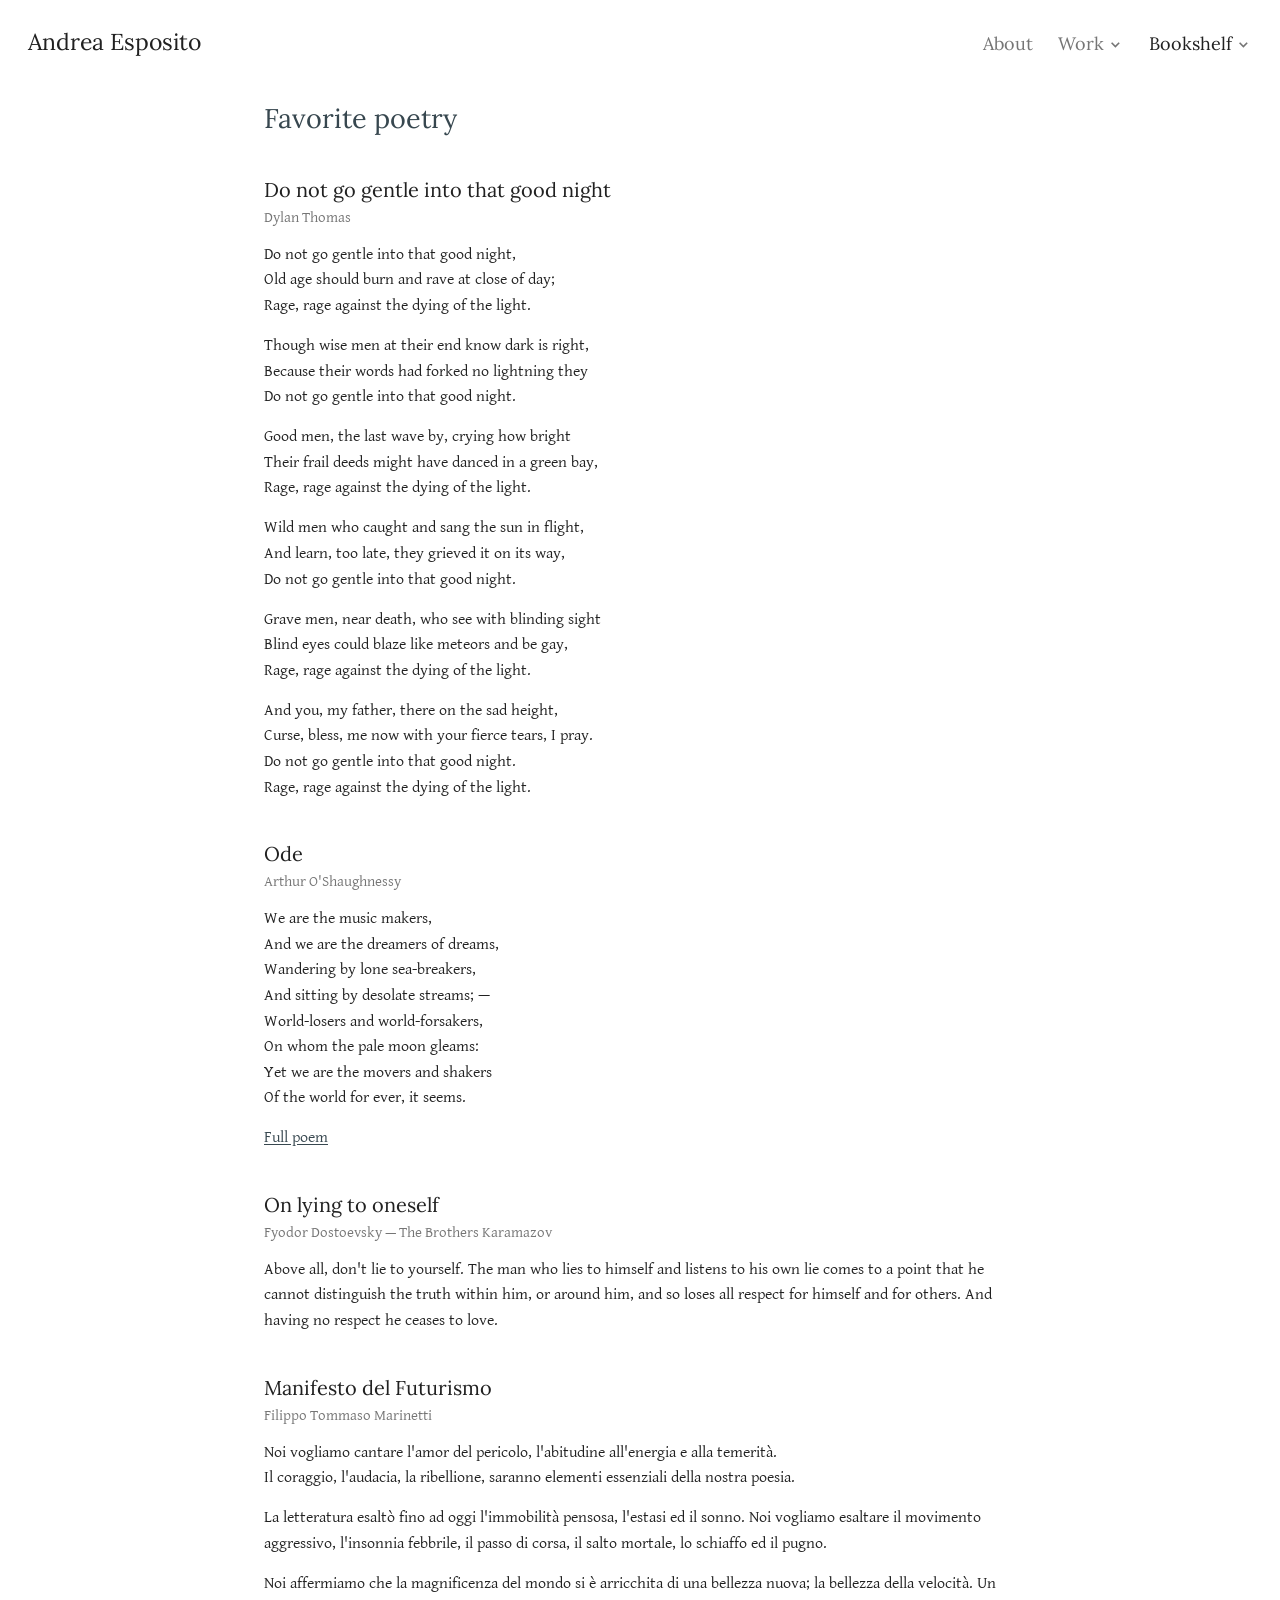
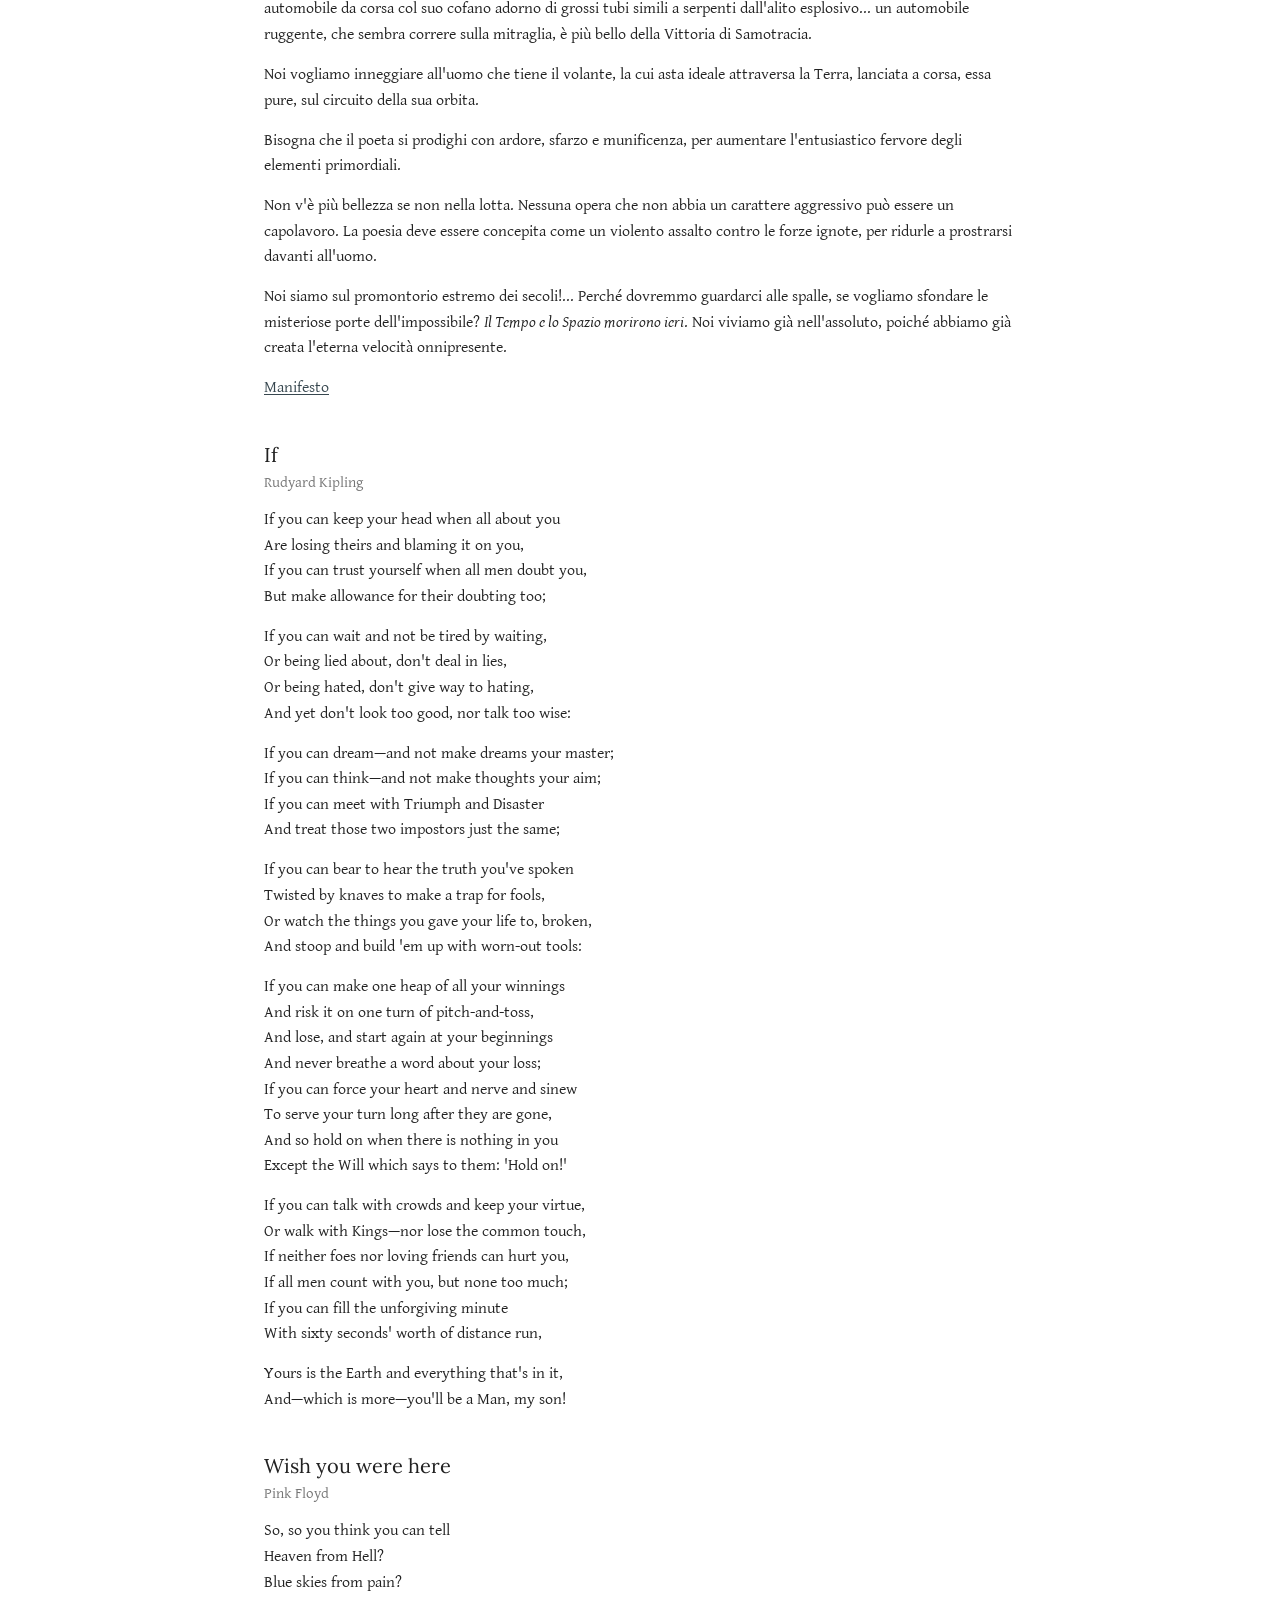
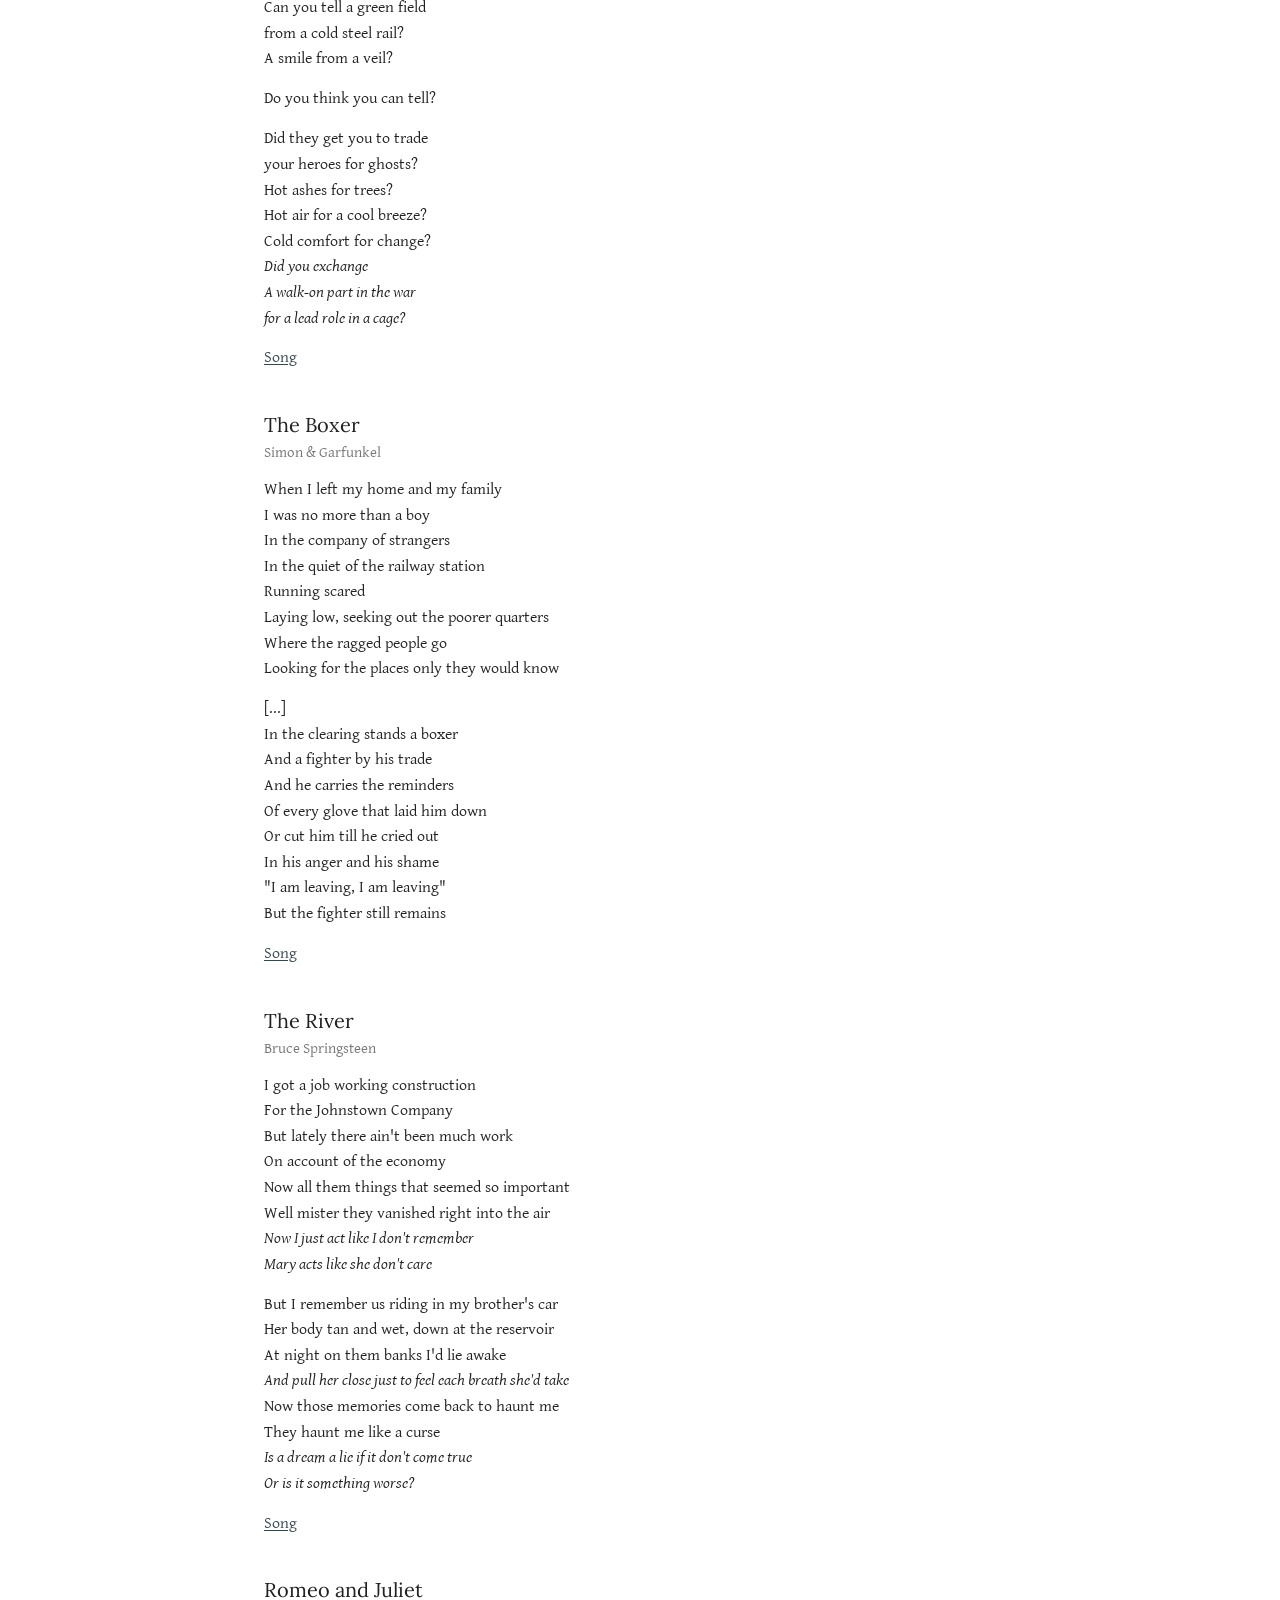
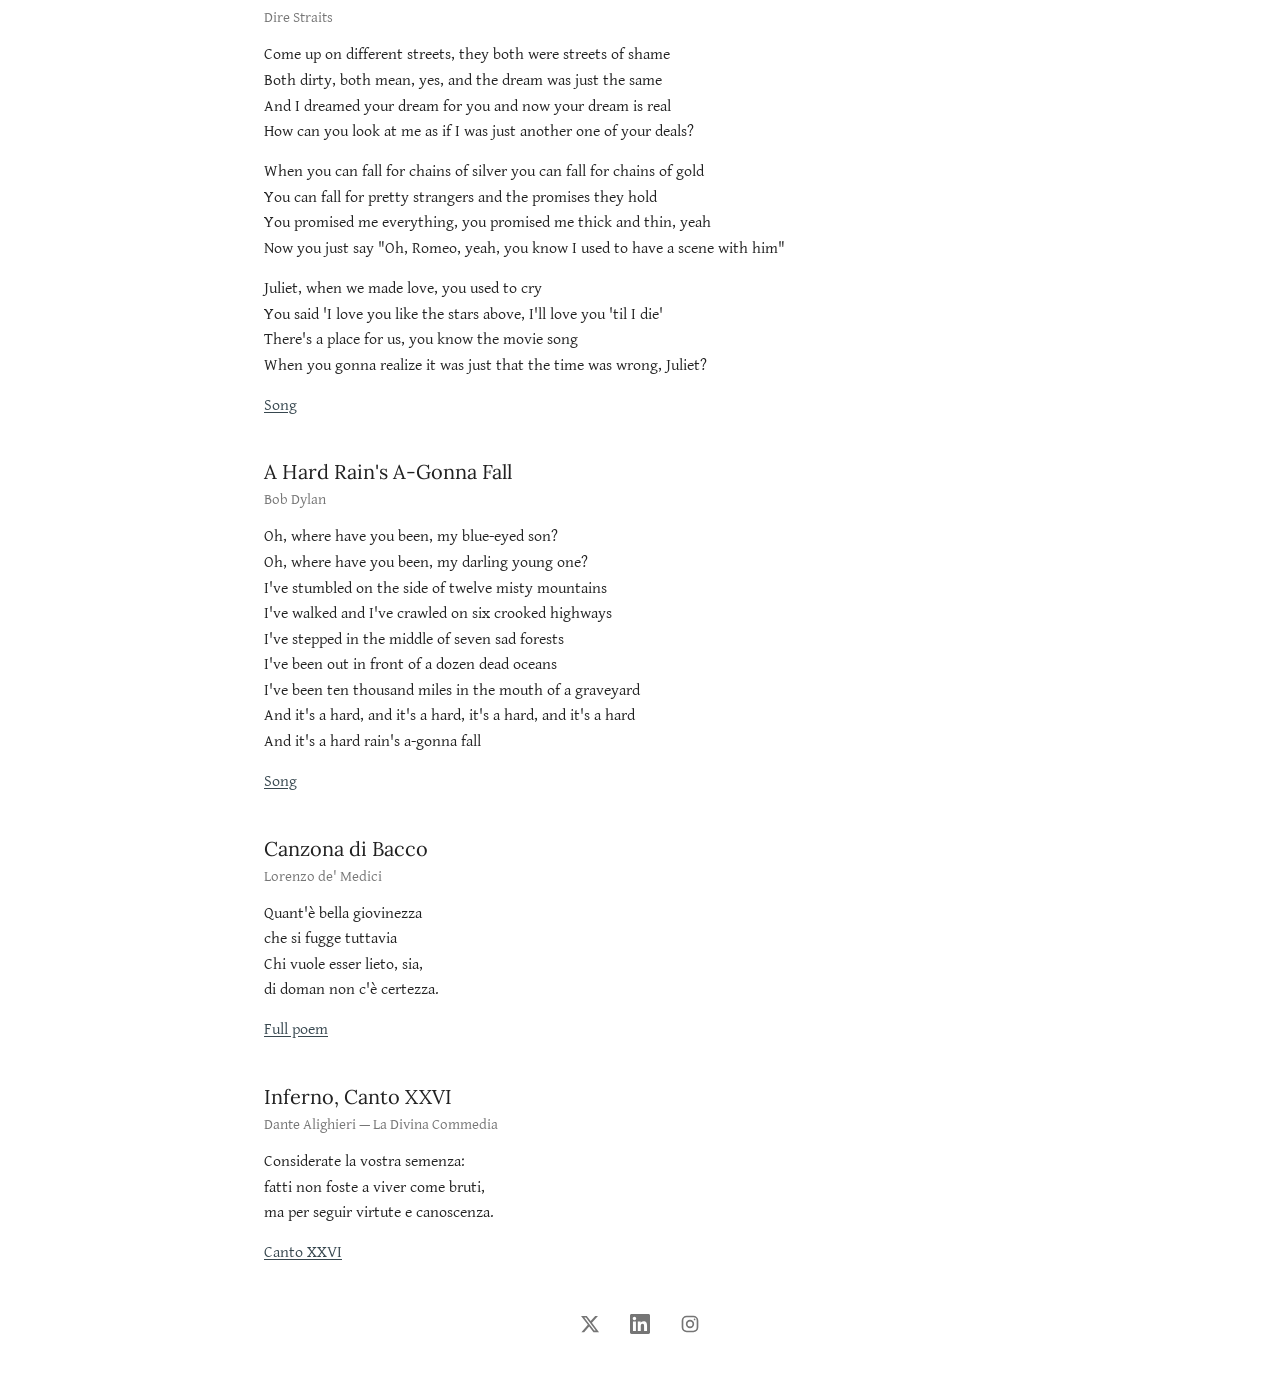
<file: quotes.html>
<!doctype html>
<html lang="en">
<head>
<meta charset="utf-8">
<title>Favorite poetry — Andrea Esposito</title>
<meta name="robots" content="noindex">
<link rel="canonical" href="https://andreaesposito.me/favorite-poetry/">
<meta http-equiv="refresh" content="0; url=/favorite-poetry/">
</head>
<body>
<p>The quotes moved to <a href="/favorite-poetry/">/favorite-poetry/</a>.</p>
</body>
</html>
</file>
<file: assets/css/site.css>
/* andrea-esposito.com — one stylesheet, no build step.
   Lora for headings, Gentium Basic for text (both self-hosted). White page, always. */

@font-face { font-family: "Gentium Basic"; font-style: normal; font-weight: 400; font-display: swap; src: url("/assets/fonts/gentium-basic-regular.woff2") format("woff2"); }
@font-face { font-family: "Gentium Basic"; font-style: normal; font-weight: 700; font-display: swap; src: url("/assets/fonts/gentium-basic-bold.woff2") format("woff2"); }
@font-face { font-family: "Gentium Basic"; font-style: italic; font-weight: 400; font-display: swap; src: url("/assets/fonts/gentium-basic-italic.woff2") format("woff2"); }
@font-face { font-family: "Gentium Basic"; font-style: italic; font-weight: 700; font-display: swap; src: url("/assets/fonts/gentium-basic-bold-italic.woff2") format("woff2"); }
@font-face { font-family: "Lora"; font-style: normal; font-weight: 400 700; font-display: swap; src: url("/assets/fonts/lora-var-latin.woff2") format("woff2"); }
@font-face { font-family: "Lora"; font-style: italic; font-weight: 400 700; font-display: swap; src: url("/assets/fonts/lora-var-latin-italic.woff2") format("woff2"); }

:root {
  --bg: #fff;
  --text: #212121;
  --heading: #37474f;
  --link: #37474f;
  --link-hover: #000;
  --muted: #757575;
  --line: #e0e0e0;
  --head: "Lora", georgia, serif;
  --body: "Gentium Basic", "Gentium Book Basic", georgia, serif;
  --measure: 50em;
  color-scheme: light;
}

/* ---------- base ---------- */
*, *::before, *::after { box-sizing: border-box; }
body {
  margin: 0;
  min-height: 100vh;
  display: flex; flex-direction: column;
  background: var(--bg);
  color: var(--text);
  font-family: var(--body);
  font-size: 16px;
  line-height: 1.6;
}
img, video, iframe { max-width: 100%; }
img, video { height: auto; }
figure { margin: 0; }

h1, h2, h3 { font-family: var(--head); font-weight: 400; line-height: 1.3; }
h4 { line-height: 1.4; }
h2 { font-size: 27px; color: var(--heading); margin: 2.2em 0 0.5em; }
h3 { font-size: 22px; color: var(--text); margin: 1.9em 0 0.4em; }
h3 .when { font-family: var(--body); font-size: 16px; color: var(--muted); margin-left: 0.3em; }
p, ul, ol { margin: 0 0 1em; }
ul { padding-left: 1.4em; }
li { margin-bottom: 0.3em; }

a { color: var(--link); text-decoration: underline; text-underline-offset: 0.12em; }
a:hover { color: var(--link-hover); }
strong, b { font-weight: 700; }
.muted, figcaption { color: var(--muted); }
figcaption { font-size: 15px; }

.wrap { max-width: var(--measure); margin: 0 auto; padding: 0 1.5rem; width: 100%; }

/* ---------- header: name top-left, sections top-right ---------- */
#head {
  display: flex; align-items: baseline; justify-content: space-between; gap: 1rem;
  padding: 1.5rem 1.75rem 2.5rem;
  font-family: var(--head);
}
#head .name { font-size: 23px; color: var(--text); text-decoration: none; }
#head nav { display: flex; align-items: baseline; gap: 1.6rem; font-size: 18px; }
#head nav a { text-decoration: none; color: var(--muted); }
#head nav a:hover, #head nav a[aria-current] { color: var(--text); }

/* Work: a link, plus a caret that opens the sub-pages */
.menu { position: relative; display: inline-flex; align-items: baseline; gap: 0.15rem; }
.menu .caret {
  border: 0; background: none; padding: 0 0.2rem; margin: 0;
  color: var(--muted); font: inherit; font-size: 0.8em; cursor: pointer; line-height: 1;
}
.menu .caret:hover, .menu:hover .caret, .menu.open .caret { color: var(--text); }
.menu .caret svg { display: block; width: 0.75em; height: 0.75em; transition: transform 0.15s; }
.menu.open .caret svg { transform: rotate(180deg); }
.menu .sub {
  display: none; position: absolute; top: 100%; left: 0; z-index: 10;
  flex-direction: column; gap: 0.2rem;
  padding: 0.35rem 0 0.5rem; background: var(--bg);
  font-size: 15px; white-space: nowrap;
}
.menu:last-child .sub { left: auto; right: 0; }
.menu:hover .sub, .menu:focus-within .sub, .menu.open .sub { display: flex; }

@media (max-width: 600px) {
  #head { padding: 1.25rem 1rem 2rem; }
  #head .name { font-size: 18px; white-space: nowrap; }
  #head nav { font-size: 15px; gap: 0.9rem; }
  .menu .sub { font-size: 14px; }
}

/* ---------- content ---------- */
#content { flex: 1; }
#content > h2:first-child { margin-top: 0; }

/* centred media: videos, embeds, stills */
.embed { display: flex; flex-direction: column; align-items: center; margin: 1.75em 0; }
.embed video, .embed img, .embed iframe { display: block; }
.embed figcaption { margin-top: 0.5em; text-align: center; max-width: 34em; }
.embed.portrait video { width: 504px; max-width: 100%; aspect-ratio: 3 / 4; object-fit: cover; }
.embed.wide video, .embed iframe { width: 560px; max-width: 100%; aspect-ratio: 16 / 9; height: auto; border: 0; }
.embed img { width: 100%; max-width: 640px; }
.embed.tall img { max-width: 440px; }
.embed .twitter-tweet { margin: 0; }
.twitter-tweet-rendered { zoom: 0.8; }   /* X sets ~20px inside its iframe; bring it down to the text size */

/* ---------- long pages: jump links, dated articles ---------- */
.jump { list-style: none; padding: 0; margin: -0.5em 0 0; font-size: 15px; }
.jump li { margin: 0 0 0.35em; }
.jump a { text-decoration: none; color: var(--muted); }
.jump a:hover { color: var(--text); text-decoration: underline; }
.meta { display: block; font-size: 15px; color: var(--muted); margin: -0.4em 0 1.2em; }
.meta a { color: inherit; }
article { margin-top: 3em; padding-top: 2.5em; border-top: 1px solid var(--line); }
article h3 { margin-top: 0; }
h4 { font-family: var(--body); font-size: 16px; font-weight: 700; margin: 1.6em 0 0.3em; }
h4 + p, h4 + ul { margin-top: 0; }

/* ---------- library ---------- */
.epigraph { margin-bottom: 0.4em; }
.epigraph + .meta { margin: 0 0 1.5em; }

/* Goodreads "currently reading" widget (custom_widget). Its script replaces the div's contents
   with these classes; the header and the Goodreads logo are hidden. */
.gr_custom_header_1719105719, .gr_custom_container_1719105719 center, .gr_custom_container_1719105719 br { display: none; }
.gr_custom_container_1719105719 { display: grid; grid-template-columns: repeat(auto-fill, minmax(260px, 1fr)); gap: 1.25em; margin: 1em 0 0; }
.gr_custom_each_container_1719105719 { display: grid; grid-template-columns: 98px minmax(0, 1fr); grid-template-rows: auto 1fr; column-gap: 1em; align-items: start; }
.gr_custom_book_container_1719105719 { grid-row: 1 / 3; }
.gr_custom_book_container_1719105719 img { display: block; width: 98px; }
.gr_custom_title_1719105719 a { text-decoration: none; }
.gr_custom_title_1719105719 a:hover { text-decoration: underline; }
.gr_custom_author_1719105719 { font-size: 15px; color: var(--muted); }
.gr_custom_author_1719105719 a { color: inherit; text-decoration: none; }

/* Goodreads "read" shelf (grid_widget): just covers */
.gr_grid_container { display: grid; grid-template-columns: repeat(auto-fill, minmax(88px, 1fr)); gap: 10px; margin: 1em 0 0; }
.gr_grid_book_container a { display: block; }
.gr_grid_book_container img { display: block; width: 100%; aspect-ratio: 2 / 3; object-fit: cover; }
#gr_custom_widget_1719105719 noscript, #gr_grid_widget_1719103478 noscript { display: none; }

/* quotes */
.quote { margin-top: 2.5em; }
.quote h4 { font-family: var(--head); font-weight: 400; font-size: 20px; margin: 0 0 0.1em; }
.quote .meta { margin: 0 0 0.8em; }
.quote p { margin-bottom: 0.9em; }
.quote > :last-child { margin-bottom: 0; }

/* ---------- about: text, then the photo ---------- */
.about h2 { margin-top: 0; }
.about img { width: 100%; display: block; margin-top: 2em; }

/* ---------- footer: social links ---------- */
#foot { display: flex; justify-content: center; gap: 1.9rem; padding: 3rem 1.5rem 2.5rem; }
#foot a { color: var(--muted); display: block; line-height: 0; }
#foot a:hover { color: var(--text); }
#foot svg { width: 20px; height: 20px; display: block; }

/* ---------- print ---------- */
@media print {
  #head nav, #foot, video, iframe { display: none; }
  body { font-size: 11pt; }
  a { color: #000; text-decoration: none; }
}

/* Press: centre the X post without applying video aspect-ratio rules. */
.press-tweet { display: flex; justify-content: center; margin: 1.75em 0; }
.press-tweet .twitter-tweet { margin: 0; }
</file>
